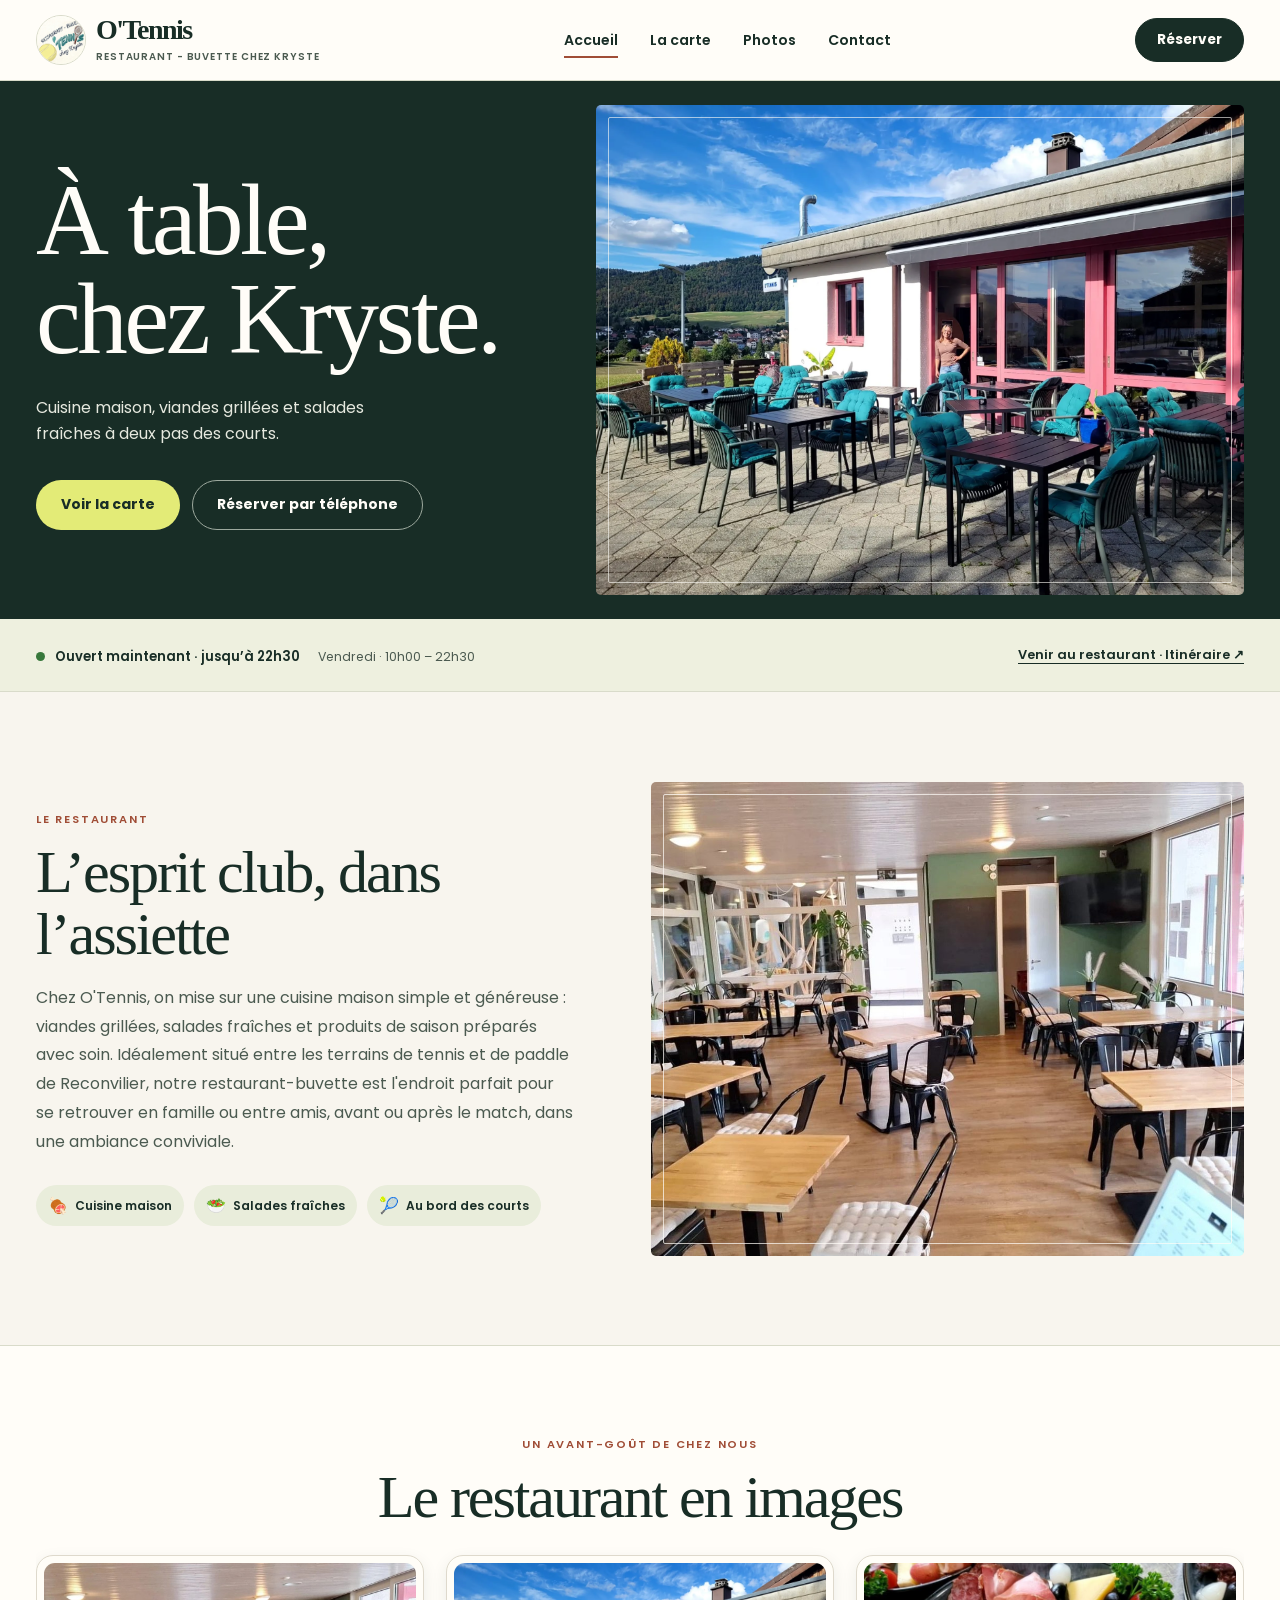
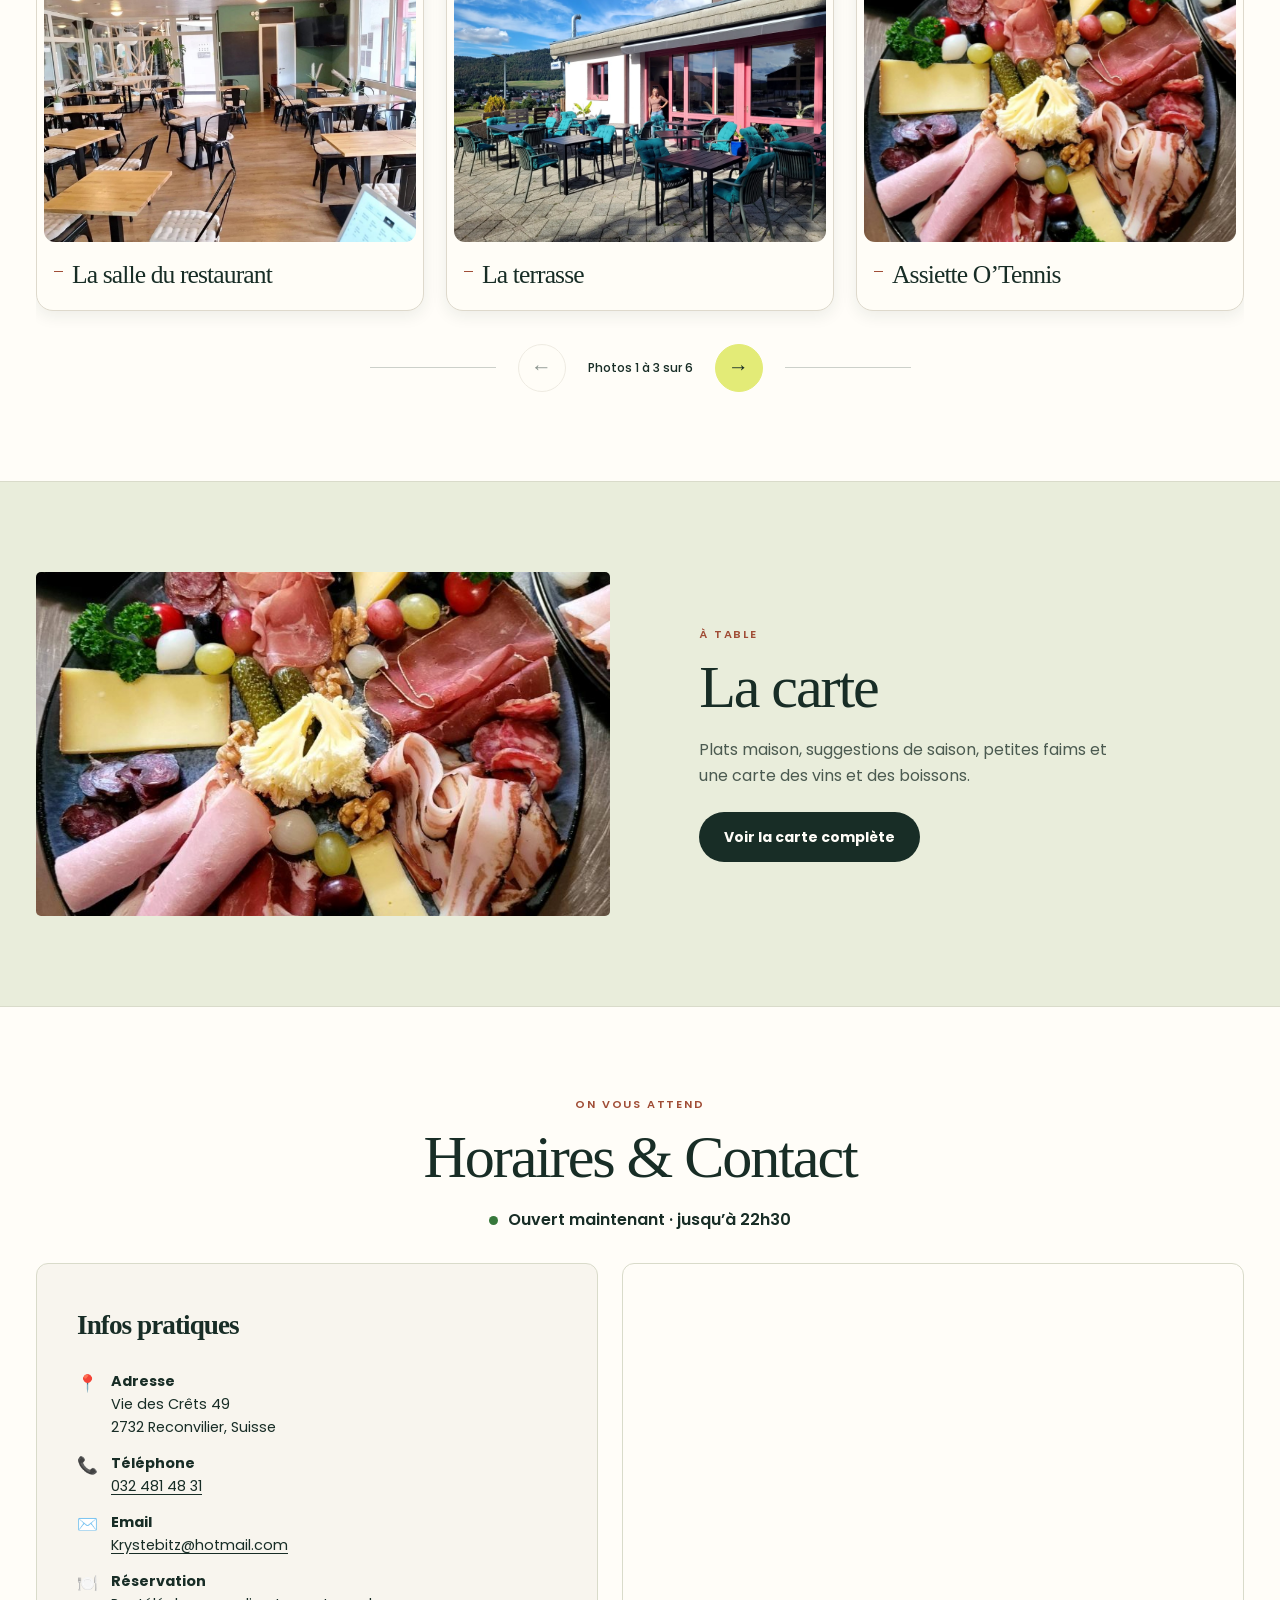
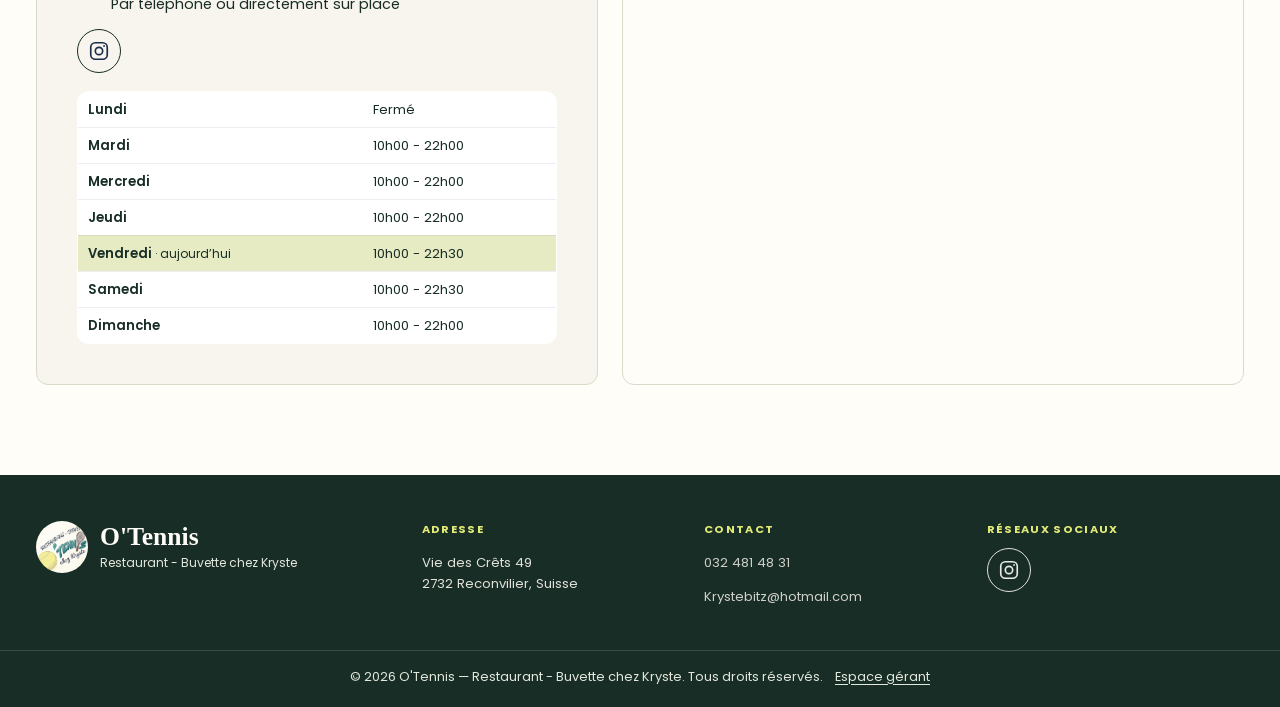
<file: index.html>
<!DOCTYPE html>
<html lang="fr">

<head>
  <meta charset="UTF-8">
  <meta name="viewport" content="width=device-width, initial-scale=1.0">
  <meta http-equiv="Content-Security-Policy"
    content="default-src 'self'; script-src 'self'; style-src 'self' 'unsafe-inline'; font-src 'self'; img-src 'self' data:; frame-src https://www.google.com; connect-src 'self'; base-uri 'self'; form-action 'self'; object-src 'none';">
  <meta name="referrer" content="strict-origin-when-cross-origin">
  <meta name="theme-color" content="#182d26">
  <title>O'Tennis - Restaurant Buvette chez Kryste | Reconvilier</title>
  <meta name="description"
    content="Restaurant-buvette O'Tennis chez Kryste, au cœur du club de tennis et paddle de Reconvilier. Cuisine maison, viandes, salades fraîches, ambiance sportive et conviviale.">
  <link rel="canonical" href="https://restaurant-buvette-otennis.ch/index.html">

  <!-- Apercu de partage (WhatsApp, Facebook, etc.) -->
  <meta property="og:type" content="website">
  <meta property="og:locale" content="fr_CH">
  <meta property="og:title" content="O'Tennis - Restaurant Buvette chez Kryste | Reconvilier">
  <meta property="og:description"
    content="Restaurant-buvette au cœur du club de tennis et paddle de Reconvilier. Cuisine maison, viandes grillées et salades fraîches.">
  <meta property="og:url" content="https://restaurant-buvette-otennis.ch/index.html">
  <meta property="og:image" content="https://restaurant-buvette-otennis.ch/image/gallery/terrasse.webp">
  <meta name="twitter:card" content="summary_large_image">
  <meta name="twitter:title" content="O'Tennis - Restaurant Buvette chez Kryste | Reconvilier">
  <meta name="twitter:description"
    content="Restaurant-buvette au cœur du club de tennis et paddle de Reconvilier. Cuisine maison, viandes grillées et salades fraîches.">
  <meta name="twitter:image" content="https://restaurant-buvette-otennis.ch/image/gallery/terrasse.webp">

  <!-- Polices : Caveat (titres) et Poppins (texte courant), hebergees localement dans fonts/ -->
  <link rel="stylesheet" href="style.css">
  <link rel="stylesheet" href="redesign.css">
  <link rel="stylesheet" href="gallery.css">

  <link rel="icon" type="image/png" sizes="32x32" href="image/favicon-32.png">
  <link rel="icon" type="image/png" sizes="192x192" href="image/favicon-192.png">
  <link rel="apple-touch-icon" sizes="180x180" href="image/apple-touch-icon.png">

  <!-- Donnees structurees pour les moteurs de recherche (horaires, adresse, telephone) -->
  <script type="application/ld+json">
  {
    "@context": "https://schema.org",
    "@type": "Restaurant",
    "name": "O'Tennis - Restaurant Buvette chez Kryste",
    "image": "https://restaurant-buvette-otennis.ch/image/gallery/terrasse.webp",
    "url": "https://restaurant-buvette-otennis.ch/",
    "telephone": "+41324814831",
    "servesCuisine": "Suisse",
    "priceRange": "CHF",
    "address": {
      "@type": "PostalAddress",
      "streetAddress": "Vie des Crêts 49",
      "postalCode": "2732",
      "addressLocality": "Reconvilier",
      "addressCountry": "CH"
    },
    "menu": "https://restaurant-buvette-otennis.ch/menu.html",
    "openingHoursSpecification": [
      {
        "@type": "OpeningHoursSpecification",
        "dayOfWeek": ["Tuesday", "Wednesday", "Thursday", "Sunday"],
        "opens": "10:00",
        "closes": "22:00"
      },
      {
        "@type": "OpeningHoursSpecification",
        "dayOfWeek": ["Friday", "Saturday"],
        "opens": "10:00",
        "closes": "22:30"
      }
    ]
  }
  </script>
</head>

<body data-page="home">
  <a class="skip-link" href="#contenu">Aller au contenu</a>

  <!-- ===================== HEADER ===================== -->
  <header class="site-header">
    <div class="header-inner">
      <a href="#accueil" class="logo-bloc">
        <!-- Logo officiel du restaurant -->
        <img src="image/logo.jpeg" alt="Logo O'Tennis - Restaurant Buvette chez Kryste">
        <div class="logo-texte">
          <span class="logo-title">O'Tennis</span>
          <p>Restaurant - Buvette chez Kryste</p>
        </div>
      </a>

      <nav class="main-nav" id="main-nav" aria-label="Navigation principale">
        <a href="#accueil" class="actif" aria-current="page">Accueil</a>
        <a href="menu.html">La carte</a>
        <a href="#galerie">Photos</a>
        <a href="#contact">Contact</a>
      </nav>
      <a class="header-call" data-call href="tel:+41324814831">Réserver</a>
      <button class="nav-toggle" aria-label="Ouvrir le menu de navigation" aria-expanded="false"
        aria-controls="main-nav">&#9776;</button>
    </div>
  </header>

  <main id="contenu" tabindex="-1">
    <!-- ===================== HERO / ACCUEIL ===================== -->
    <section class="hero" id="accueil">
      <div class="container hero-layout">
        <div class="hero-copy">
          <h1 class="hero-title">À table,
            chez Kryste.</h1>
          <p class="accroche">Cuisine maison, viandes grillées et salades fraîches à deux pas des courts.</p>
          <a class="hero-daily" href="#menu-du-jour" hidden>
            <span class="hero-daily-copy">
              <span class="hero-daily-label">Plat du jour</span>
              <strong data-daily-dish></strong>
            </span>
            <span class="hero-daily-price" data-daily-price></span>
            <span class="hero-daily-arrow" aria-hidden="true">↓</span>
          </a>
          <div class="hero-actions">
            <a href="menu.html" class="btn" data-menu-button>Voir la carte</a>
            <a href="tel:+41324814831" class="btn btn-secondaire" data-call>Réserver par téléphone</a>
          </div>
        </div>
        <figure class="hero-image">
          <img src="image/gallery/terrasse.webp"
            alt="Terrasse du restaurant O’Tennis avec vue sur les collines de Reconvilier" width="2000" height="1500"
            fetchpriority="high">
        </figure>
      </div>
    </section>

    <div class="visit-bar">
      <div class="container visit-bar-inner">
        <div class="visit-hours">
          <p class="opening-status" data-opening-status role="status" aria-live="polite">Consultez nos horaires</p>
          <p data-today-hours>Du mardi au dimanche dès 10h00</p>
        </div>
        <a class="directions-link" data-directions
          href="https://www.google.com/maps/dir/?api=1&amp;destination=Vie+des+Cr%C3%AAts+49%2C+2732+Reconvilier">Venir
          au restaurant · Itinéraire ↗</a>
      </div>
    </div>

    <section id="menu-du-jour" class="daily-menu" aria-labelledby="daily-menu-title" hidden></section>

    <!-- ===================== PRESENTATION ===================== -->
    <section class="alt" id="presentation">
      <div class="container presentation">
        <div class="presentation-texte">
          <p class="section-soustitre">Le restaurant</p>
          <h2>L’esprit club, dans l’assiette</h2>
          <p>
            Chez O'Tennis, on mise sur une cuisine maison simple et généreuse : viandes grillées, salades fraîches
            et produits de saison préparés avec soin. Idéalement situé entre les terrains de tennis et de paddle
            de Reconvilier, notre restaurant-buvette est l'endroit parfait pour se retrouver en famille ou entre amis,
            avant ou après le match, dans une ambiance conviviale.
          </p>

          <div class="atouts">
            <div class="atout">
              <span class="emoji">🍖</span>
              Cuisine maison
            </div>
            <div class="atout">
              <span class="emoji">🥗</span>
              Salades fraîches
            </div>
            <div class="atout">
              <span class="emoji">🎾</span>
              Au bord des courts
            </div>
          </div>
        </div>

        <div class="presentation-image">
          <img id="photo-terrasse" src="image/gallery/salle.jpg" alt="La salle du restaurant O’Tennis" width="1600"
            height="904" loading="lazy" decoding="async">
        </div>
      </div>
    </section>

    <section id="galerie" aria-labelledby="gallery-title">
      <div class="container">
        <p class="section-soustitre">Un avant-goût de chez nous</p>
        <h2 id="gallery-title" class="section-titre">Le restaurant en images</h2>
        <div id="gallery-grid" class="gallery-grid">
          <figure class="gallery-card"><a class="gallery-photo-link" href="image/gallery/salle.jpg"><img
                src="image/gallery/salle.jpg" alt="La salle du restaurant" loading="lazy" width="800" height="600"></a>
            <figcaption>
              <h3>La salle du restaurant</h3>
            </figcaption>
          </figure>
          <figure class="gallery-card"><a class="gallery-photo-link" href="image/gallery/terrasse.webp"><img
                src="image/gallery/terrasse.webp" alt="La terrasse du restaurant" loading="lazy" width="800"
                height="600"></a>
            <figcaption>
              <h3>La terrasse</h3>
            </figcaption>
          </figure>
          <figure class="gallery-card"><a class="gallery-photo-link" href="image/gallery/plat-assiette.jpg"><img
                src="image/gallery/plat-assiette.jpg" alt="Assortiment de charcuterie et de fromages" loading="lazy"
                width="800" height="600"></a>
            <figcaption>
              <h3>Assiette O’Tennis</h3>
            </figcaption>
          </figure>
          <figure class="gallery-card"><a class="gallery-photo-link" href="image/gallery/plat-tagliata.jpg"><img
                src="image/gallery/plat-tagliata.jpg" alt="Tagliata de bœuf sur roquette avec parmesan et frites"
                loading="lazy" width="800" height="600"></a>
            <figcaption>
              <h3>Tagliata de bœuf</h3>
            </figcaption>
          </figure>
          <figure class="gallery-card"><a class="gallery-photo-link" href="image/gallery/plat-poulet.jpg"><img
                src="image/gallery/plat-poulet.jpg" alt="Blanc de poulet à la crème avec frites et tomate provençale"
                loading="lazy" width="800" height="600"></a>
            <figcaption>
              <h3>Blanc de poulet à la crème</h3>
            </figcaption>
          </figure>
          <figure class="gallery-card"><a class="gallery-photo-link" href="image/gallery/plat-tartare.jpg"><img
                src="image/gallery/plat-tartare.jpg" alt="Tartare de bœuf avec toasts, frites et condiments"
                loading="lazy" width="800" height="600"></a>
            <figcaption>
              <h3>Tartare de bœuf</h3>
            </figcaption>
          </figure>
        </div>
      </div>
    </section>

    <!-- ===================== MENU (apercu) ===================== -->
    <section id="menu" class="menu-teaser">
      <div class="container menu-teaser-layout">
        <div class="menu-teaser-photo">
          <img src="image/gallery/plat-assiette.jpg" alt="L’assiette de charcuterie et de fromages d’O’Tennis"
            width="788" height="1050" loading="lazy" decoding="async">
        </div>
        <div class="menu-teaser-copy">
          <p class="section-soustitre">À table</p>
          <h2 class="section-titre">La carte</h2>
          <p class="menu-teaser-description">Plats maison, suggestions de saison, petites faims et une carte des vins et
            des boissons.</p>
          <a href="menu.html" class="btn">Voir la carte complète</a>
        </div>
      </div>
    </section>

    <!-- ===================== HORAIRES & CONTACT ===================== -->
    <section class="alt" id="contact">
      <div class="container">
        <p class="section-soustitre">On vous attend</p>
        <h2 class="section-titre">Horaires &amp; Contact</h2>
        <p class="contact-status opening-status" data-opening-status role="status" aria-live="polite">Consultez nos
          horaires</p>

        <div class="contact-grille">
          <div class="bloc-infos">
            <h3 class="contact-panel-title">Infos pratiques</h3>
            <div class="ligne-info">
              <span class="emoji">📍</span>
              <div>
                <strong>Adresse</strong><br>
                Vie des Crêts 49<br>
                2732 Reconvilier, Suisse
              </div>
            </div>
            <div class="ligne-info">
              <span class="emoji">📞</span>
              <div>
                <strong>Téléphone</strong><br>
                <a href="tel:+41324814831">032 481 48 31</a>
              </div>
            </div>
            <div class="ligne-info">
              <span class="emoji">✉️</span>
              <div>
                <strong>Email</strong><br>
                <!-- EMPLACEMENT : email à ajouter -->
                <a href="#" data-email-user="Krystebitz" data-email-domaine="hotmail.com">Email</a>
                <noscript>Activez JavaScript pour voir l'adresse, ou appelez-nous directement.</noscript>
              </div>
            </div>
            <div class="ligne-info">
              <span class="emoji">🍽️</span>
              <div>
                <strong>Réservation</strong><br>
                Par téléphone ou directement sur place
              </div>
            </div>

            <div class="contact-reseaux">
              <a class="instagram-link" href="https://www.instagram.com/otennis_chez_kryste/" target="_blank"
                rel="noopener noreferrer" aria-label="Instagram (nouvel onglet)" title="Instagram">
                <img src="image/instagram.svg" width="22" height="22" alt="">
              </a>
            </div>

            <table class="horaires">
              <tr>
                <td>Lundi</td>
                <td>Fermé</td>
              </tr>
              <tr>
                <td>Mardi</td>
                <td>10h00 - 22h00</td>
              </tr>
              <tr>
                <td>Mercredi</td>
                <td>10h00 - 22h00</td>
              </tr>
              <tr>
                <td>Jeudi</td>
                <td>10h00 - 22h00</td>
              </tr>
              <tr>
                <td>Vendredi</td>
                <td>10h00 - 22h30</td>
              </tr>
              <tr>
                <td>Samedi</td>
                <td>10h00 - 22h30</td>
              </tr>
              <tr>
                <td>Dimanche</td>
                <td>10h00 - 22h00</td>
              </tr>
            </table>
          </div>

          <div class="carte-embed">
            <!-- Carte Google Maps : Vie des Crêts 49, 2732 Reconvilier -->
            <iframe src="https://www.google.com/maps?q=Vie+des+Cr%C3%AAts+49,+2732+Reconvilier,+Suisse&output=embed"
              loading="lazy" referrerpolicy="strict-origin-when-cross-origin" title="Carte - O'Tennis Reconvilier"
              sandbox="allow-scripts allow-same-origin allow-popups allow-popups-to-escape-sandbox">
            </iframe>
          </div>
        </div>
      </div>
    </section>
  </main>

  <!-- ===================== FOOTER ===================== -->
  <footer class="site-footer">
    <div class="container footer-inner">
      <div class="footer-col footer-logo">
        <img src="image/logo.jpeg" alt="Logo O'Tennis">
        <div>
          <strong>O'Tennis</strong><br>
          Restaurant - Buvette chez Kryste
        </div>
      </div>

      <div class="footer-col">
        <h4>Adresse</h4>
        <p>Vie des Crêts 49<br>2732 Reconvilier, Suisse</p>
      </div>

      <div class="footer-col">
        <h4>Contact</h4>
        <p><a href="tel:+41324814831">032 481 48 31</a></p>
        <!-- EMPLACEMENT : email -->
        <a href="#" data-email-user="Krystebitz" data-email-domaine="hotmail.com">Email</a>
        <noscript><br>Activez JavaScript pour voir l'adresse email.</noscript>
      </div>

      <div class="footer-col">
        <h4>Réseaux sociaux</h4>
        <div class="footer-reseaux">
          <a class="instagram-link" href="https://www.instagram.com/otennis_chez_kryste/" target="_blank"
            rel="noopener noreferrer" aria-label="Instagram (nouvel onglet)" title="Instagram">
            <img src="image/instagram.svg" width="22" height="22" alt="">
          </a>
        </div>
      </div>
    </div>

    <div class="footer-bas">
      &copy; <span id="annee-courante"></span> O'Tennis - Restaurant Buvette chez Kryste. Tous droits réservés.
      <a class="manager-link" href="admin/">Espace gérant</a>
    </div>
  </footer>

  <script src="script.js"></script>
  <script src="opening-hours.js"></script>
  <script src="gallery-carousel.js"></script>
  <script src="gallery.js"></script>
  <script src="content.js"></script>
</body>

</html>
</file>
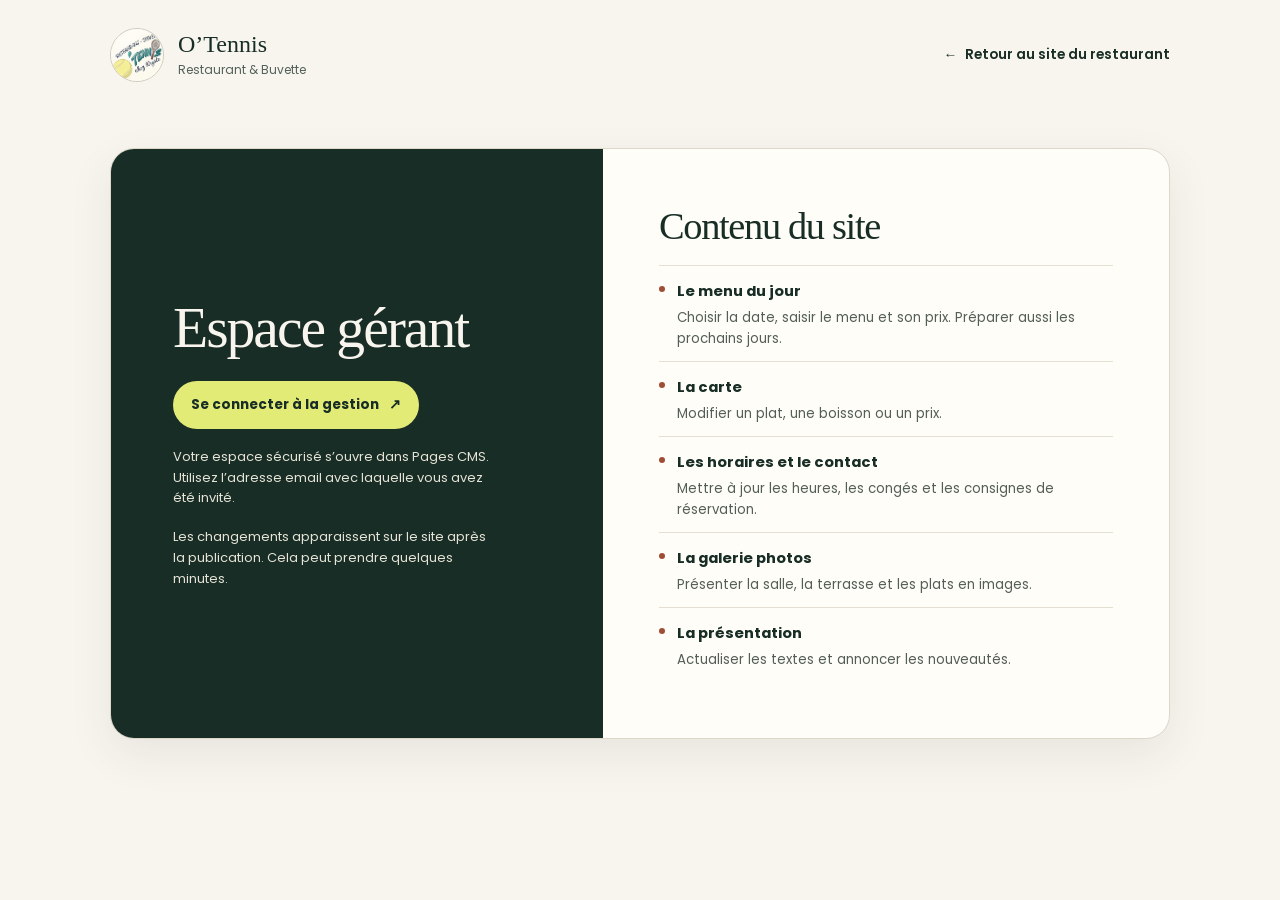
<file: admin/index.html>
<!DOCTYPE html>
<html lang="fr">

<head>
  <meta charset="UTF-8">
  <meta name="viewport" content="width=device-width, initial-scale=1.0">
  <meta name="robots" content="noindex, nofollow">
  <meta name="theme-color" content="#182d26">
  <meta name="referrer" content="strict-origin-when-cross-origin">
  <meta http-equiv="Content-Security-Policy"
    content="default-src 'self'; script-src 'none'; style-src 'self'; font-src 'self'; img-src 'self'; frame-src 'none'; connect-src 'none'; base-uri 'self'; form-action 'none'; object-src 'none';">
  <title>Espace gérant — O’Tennis</title>
  <link rel="icon" href="../image/favicon-32.png">
  <link rel="stylesheet" href="../style.css">
  <link rel="stylesheet" href="admin.css">
</head>

<body class="admin-page">
  <div class="admin-shell">
    <header class="admin-header">
      <div class="admin-brand">
        <img class="admin-logo" src="../image/logo.jpeg" alt="" width="54" height="54">
        <div><strong>O’Tennis</strong><small>Restaurant &amp; Buvette</small></div>
      </div>
      <a class="admin-back" href="../index.html"><span aria-hidden="true">←</span> Retour au site du restaurant</a>
    </header>
    <main class="admin-card">
      <div class="admin-access">
        <h1>Espace gérant</h1>
        <a class="btn admin-signin" href="https://app.pagescms.org/">Se connecter à la gestion <span
            aria-hidden="true">↗</span></a>
        <p class="admin-help">Votre espace sécurisé s’ouvre dans Pages CMS. Utilisez l’adresse email avec laquelle vous
          avez été invité.</p>
        <p class="admin-help">Les changements apparaissent sur le site après la publication. Cela peut prendre quelques
          minutes.</p>
      </div>
      <section class="admin-content" aria-labelledby="admin-content-title">
        <h2 id="admin-content-title">Contenu du site</h2>
        <ul class="admin-features">
          <li><strong>Le menu du jour</strong>
            <p>Choisir la date, saisir le menu et son prix. Préparer aussi les prochains jours.</p>
          </li>
          <li><strong>La carte</strong>
            <p>Modifier un plat, une boisson ou un prix.</p>
          </li>
          <li><strong>Les horaires et le contact</strong>
            <p>Mettre à jour les heures, les congés et les consignes de réservation.</p>
          </li>
          <li><strong>La galerie photos</strong>
            <p>Présenter la salle, la terrasse et les plats en images.</p>
          </li>
          <li><strong>La présentation</strong>
            <p>Actualiser les textes et annoncer les nouveautés.</p>
          </li>
        </ul>
      </section>
    </main>
  </div>
</body>

</html>
</file>
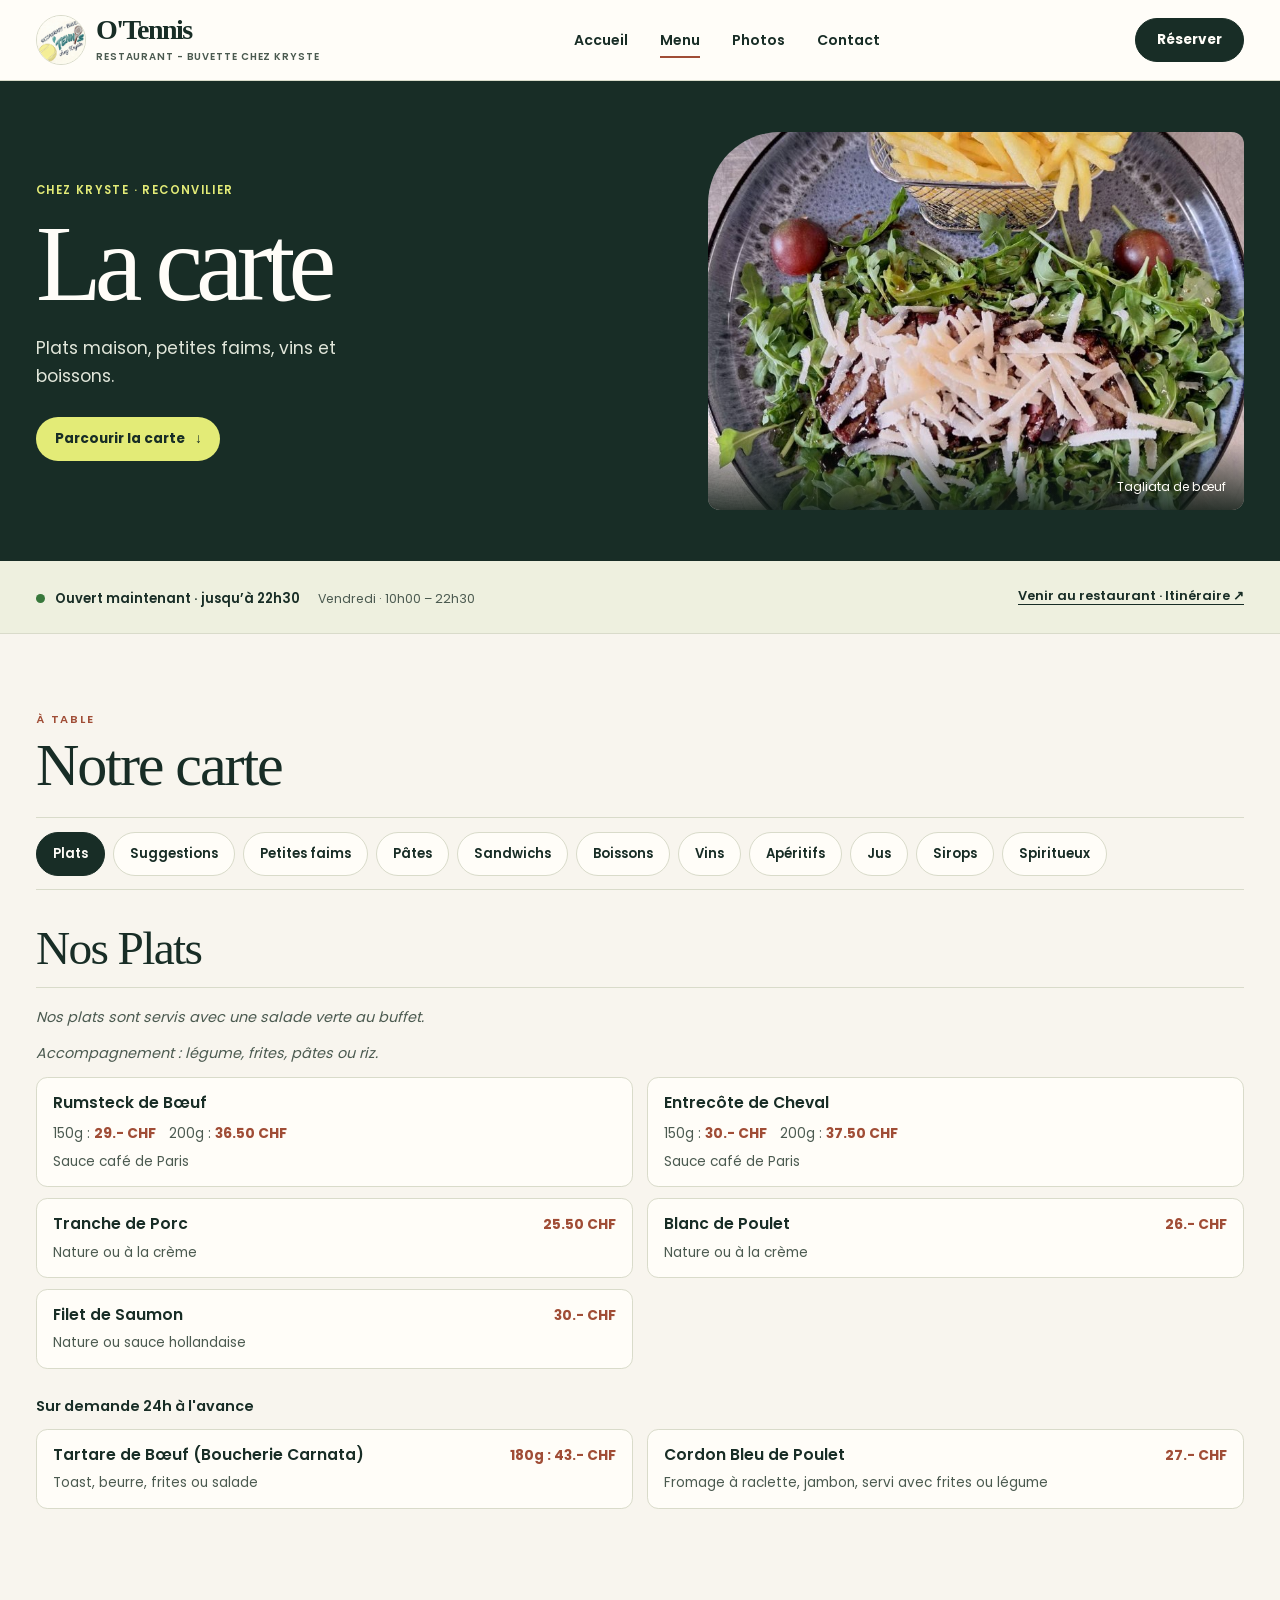
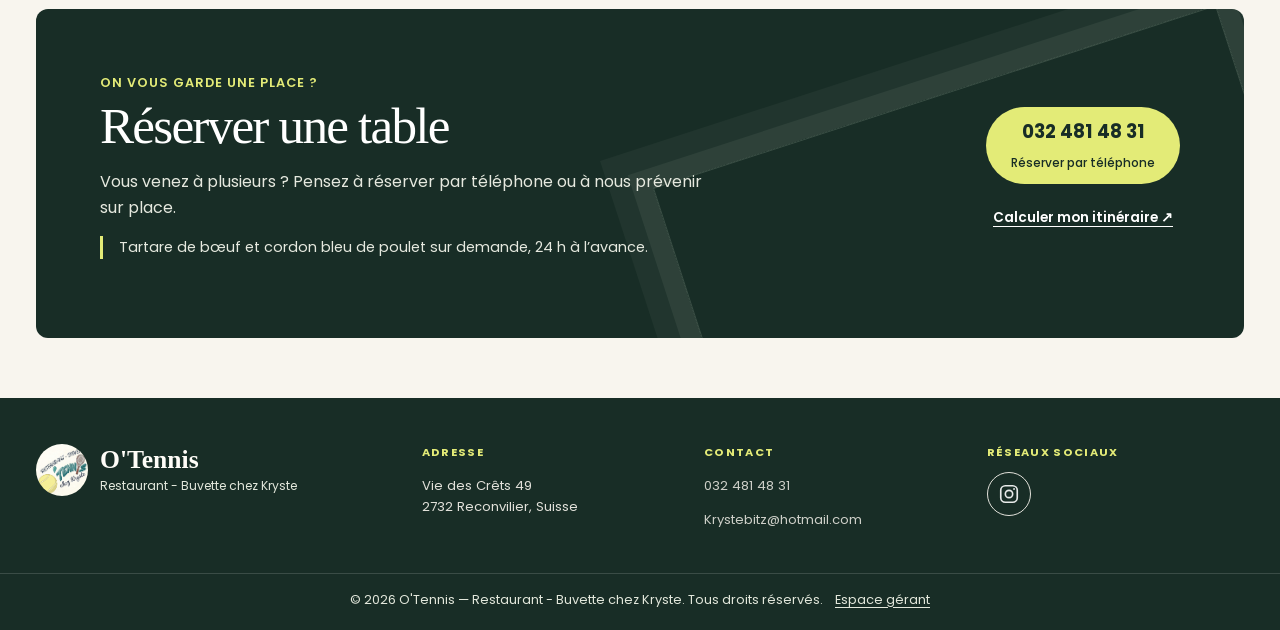
<file: menu.html>
<!DOCTYPE html>
<html lang="fr">

<head>
  <meta charset="UTF-8">
  <meta name="viewport" content="width=device-width, initial-scale=1.0">
  <meta http-equiv="Content-Security-Policy"
    content="default-src 'self'; script-src 'self'; style-src 'self' 'unsafe-inline'; font-src 'self'; img-src 'self' data:; frame-src 'none'; connect-src 'self'; base-uri 'self'; form-action 'self'; object-src 'none';">
  <meta name="referrer" content="strict-origin-when-cross-origin">
  <meta name="theme-color" content="#182D26">
  <title>Menu - O'Tennis - Restaurant Buvette chez Kryste | Reconvilier</title>
  <meta name="description"
    content="Découvrez le menu du restaurant-buvette O'Tennis chez Kryste à Reconvilier : plats maison, pâtes, petites faims, sandwichs, salades, carte des vins et des boissons.">
  <link rel="canonical" href="https://restaurant-buvette-otennis.ch/menu.html">

  <!-- Apercu de partage (WhatsApp, Facebook, etc.) -->
  <meta property="og:type" content="website">
  <meta property="og:locale" content="fr_CH">
  <meta property="og:title" content="Menu - O'Tennis - Restaurant Buvette chez Kryste | Reconvilier">
  <meta property="og:description"
    content="Plats maison, pâtes, petites faims, sandwichs, salades, carte des vins et des boissons.">
  <meta property="og:url" content="https://restaurant-buvette-otennis.ch/menu.html">
  <meta property="og:image" content="https://restaurant-buvette-otennis.ch/image/gallery/terrasse.webp">
  <meta property="og:image:width" content="2000">
  <meta property="og:image:height" content="1500">
  <meta name="twitter:card" content="summary_large_image">
  <meta name="twitter:title" content="Menu - O'Tennis - Restaurant Buvette chez Kryste | Reconvilier">
  <meta name="twitter:description"
    content="Plats maison, pâtes, petites faims, sandwichs, salades, carte des vins et des boissons.">
  <meta name="twitter:image" content="https://restaurant-buvette-otennis.ch/image/gallery/terrasse.webp">

  <!-- Polices : Caveat (titres) et Poppins (texte courant), hebergees localement dans fonts/ -->
  <link rel="stylesheet" href="style.css">
  <link rel="stylesheet" href="redesign.css">
  <link rel="stylesheet" href="menu-design.css">

  <link rel="icon" type="image/png" sizes="32x32" href="image/favicon-32.png">
  <link rel="icon" type="image/png" sizes="192x192" href="image/favicon-192.png">
  <link rel="apple-touch-icon" sizes="180x180" href="image/apple-touch-icon.png">

  <!--
  PHOTOS D'ARTICLES : chaque plat/boisson a un emplacement pour une photo dans
  image/articles/<categorie>/<nom_article>.jpeg (voir le nom de fichier sous chaque image ci-dessous).
  Tant qu'aucun fichier n'est déposé, l'image reste invisible et l'article s'affiche comme avant.
-->
</head>

<body data-page="menu">
  <a class="skip-link" href="#contenu">Aller au contenu</a>

  <!-- ===================== HEADER ===================== -->
  <header class="site-header">
    <div class="header-inner">
      <a href="index.html#accueil" class="logo-bloc">
        <!-- Logo officiel du restaurant -->
        <img src="image/logo.jpeg" alt="Logo O'Tennis - Restaurant Buvette chez Kryste">
        <div class="logo-texte">
          <span class="logo-title">O'Tennis</span>
          <p>Restaurant - Buvette chez Kryste</p>
        </div>
      </a>

      <nav class="main-nav" id="main-nav" aria-label="Navigation principale">
        <a href="index.html#accueil">Accueil</a>
        <a href="menu.html" class="actif" aria-current="page">Menu</a>
        <a href="index.html#galerie">Photos</a>
        <a href="index.html#contact">Contact</a>
      </nav>
      <a class="header-call" data-call href="tel:+41324814831">Réserver</a>
      <button class="nav-toggle" aria-label="Ouvrir le menu de navigation" aria-expanded="false"
        aria-controls="main-nav">&#9776;</button>
    </div>
  </header>

  <main id="contenu" tabindex="-1">
    <section class="menu-masthead" aria-labelledby="menu-masthead-title">
      <div class="container menu-masthead-inner">
        <div class="menu-masthead-copy">
          <p class="menu-masthead-location">Chez Kryste · Reconvilier</p>
          <h1 id="menu-masthead-title">La carte</h1>
          <p>Plats maison, petites faims, vins et boissons.</p>
          <a class="btn menu-masthead-link" href="#menu">Parcourir la carte <span aria-hidden="true">↓</span></a>
        </div>
        <figure class="menu-masthead-photo">
          <img src="image/gallery/plat-tagliata.jpg" alt="Tagliata de bœuf sur roquette avec parmesan et frites"
            width="788" height="1050" fetchpriority="high" decoding="async">
          <figcaption>Tagliata de bœuf</figcaption>
        </figure>
      </div>
    </section>

    <div class="visit-bar">
      <div class="container visit-bar-inner">
        <div class="visit-hours">
          <p class="opening-status" data-opening-status role="status" aria-live="polite">Consultez nos horaires</p>
          <p data-today-hours>Du mardi au dimanche dès 10h00</p>
        </div>
        <a class="directions-link" data-directions
          href="https://www.google.com/maps/dir/?api=1&amp;destination=Vie+des+Cr%C3%AAts+49%2C+2732+Reconvilier">Venir
          au restaurant · Itinéraire ↗</a>
      </div>
    </div>

    <section id="menu-du-jour" class="daily-menu" aria-labelledby="daily-menu-title" hidden></section>

    <!-- ===================== MENU ===================== -->
    <section id="menu">
      <div class="container">
        <p class="section-soustitre">À table</p>
        <h2 class="section-titre">Notre carte</h2>
        <p class="categorie-note menu-notice">Un plat du jour est également proposé, renseignez-vous au comptoir.</p>

        <nav class="menu-nav" aria-label="Catégories de la carte">
          <a href="#plats">Plats</a>
          <a href="#suggestion-chef">Suggestions</a>
          <a href="#petites-faims">Petites faims</a>
          <a href="#pates">Pâtes</a>
          <a href="#sandwichs">Sandwichs</a>
          <a href="#boissons">Boissons</a>
          <a href="#vins">Vins</a>
          <a href="#aperitifs">Apéritifs</a>
          <a href="#jus">Jus</a>
          <a href="#sirop">Sirops</a>
          <a href="#spiritueux">Spiritueux</a>
        </nav>

        <!-- APERITIFS : photos dans image/articles/aperitifs/ -->
        <div class="categorie-menu" id="plats">
          <h3>Nos Plats</h3>
          <p class="categorie-note">Nos plats sont servis avec une salade verte au buffet.</p>
          <p class="categorie-note">Accompagnement : légume, frites, pâtes ou riz.</p>
          <div class="plats">
            <div class="plat">
              <div class="plat-entete">
                <h4>Rumsteck de Bœuf</h4>
              </div>
              <div class="plat-tailles">
                <span>150g : <strong>29.- CHF</strong></span>
                <span>200g : <strong>36.50 CHF</strong></span>
              </div>
              <p class="plat-description">Sauce café de Paris</p>
            </div>
            <div class="plat">
              <div class="plat-entete">
                <h4>Entrecôte de Cheval</h4>
              </div>
              <div class="plat-tailles">
                <span>150g : <strong>30.- CHF</strong></span>
                <span>200g : <strong>37.50 CHF</strong></span>
              </div>
              <p class="plat-description">Sauce café de Paris</p>
            </div>
            <div class="plat">
              <div class="plat-entete">
                <h4>Tranche de Porc</h4>
                <span class="plat-prix">25.50 CHF</span>
              </div>
              <p class="plat-description">Nature ou à la crème</p>
            </div>
            <div class="plat">
              <div class="plat-entete">
                <h4>Blanc de Poulet</h4>
                <span class="plat-prix">26.- CHF</span>
              </div>
              <p class="plat-description">Nature ou à la crème</p>
            </div>
            <div class="plat">
              <div class="plat-entete">
                <h4>Filet de Saumon</h4>
                <span class="plat-prix">30.- CHF</span>
              </div>
              <p class="plat-description">Nature ou sauce hollandaise</p>
            </div>
          </div>

          <h4 style="color:var(--color-bleu-marine); margin-top:24px;">Sur demande 24h à l'avance</h4>
          <div class="plats">
            <div class="plat">
              <div class="plat-entete">
                <h4>Tartare de Bœuf (Boucherie Carnata)</h4>
                <span class="plat-prix">180g : 43.- CHF</span>
              </div>
              <p class="plat-description">Toast, beurre, frites ou salade</p>
            </div>
            <div class="plat">
              <div class="plat-entete">
                <h4>Cordon Bleu de Poulet</h4>
                <span class="plat-prix">27.- CHF</span>
              </div>
              <p class="plat-description">Fromage à raclette, jambon, servi avec frites ou légume</p>
            </div>
          </div>
        </div>

        <div class="categorie-menu" id="suggestion-chef">
          <h3>Suggestion du Chef</h3>
          <div class="plats">
            <div class="plat">
              <div class="plat-entete">
                <h4>Tagliata de Bœuf</h4>
              </div>
              <div class="plat-tailles">
                <span>150g : <strong>32.- CHF</strong></span>
                <span>200g : <strong>39.50 CHF</strong></span>
              </div>
              <p class="plat-description">Rumsteak de bœuf, roquette, copeaux de parmesan, vinaigre balsamique, huile
                d'olive, gros sel. Servi avec frites</p>
            </div>
            <div class="plat">
              <div class="plat-entete">
                <h4>Crêpes O'Tennis</h4>
                <span class="plat-prix">21.50 CHF</span>
              </div>
              <p class="plat-description">Jambon, lard, fromage raclette, oignon, œuf</p>
            </div>
          </div>
        </div>

        <div class="categorie-menu" id="petites-faims">
          <h3>Les Petites Faims</h3>
          <div class="plats">
            <div class="plat">
              <div class="plat-entete">
                <h4>Salade Verte</h4>
              </div>
              <div class="plat-tailles">
                <span>Petite : <strong>7.50 CHF</strong></span>
                <span>Grande : <strong>10.50 CHF</strong></span>
              </div>
            </div>
            <div class="plat">
              <div class="plat-entete">
                <h4>Salades Mêlée</h4>
              </div>
              <div class="plat-tailles">
                <span>Petite : <strong>8.50 CHF</strong></span>
                <span>Grande : <strong>13.50 CHF</strong></span>
              </div>
            </div>
            <div class="plat">
              <div class="plat-entete">
                <h4>Salade Buffet</h4>
                <span class="plat-prix">9.50 CHF</span>
              </div>
            </div>
            <div class="plat">
              <div class="plat-entete">
                <h4>Crêpe au sucre</h4>
                <span class="plat-prix">4.50 CHF</span>
              </div>
            </div>
            <div class="plat">
              <div class="plat-entete">
                <h4>Crêpe sucre Grand Marnier</h4>
                <span class="plat-prix">9.80 CHF</span>
              </div>
            </div>
            <div class="plat">
              <div class="plat-entete">
                <h4>Crêpe Nutella</h4>
                <span class="plat-prix">6.50 CHF</span>
              </div>
            </div>
            <div class="plat">
              <div class="plat-entete">
                <h4>Crêpe jambon</h4>
                <span class="plat-prix">7.- CHF</span>
              </div>
            </div>
            <div class="plat">
              <div class="plat-entete">
                <h4>Crêpes jambon-fromage</h4>
                <span class="plat-prix">8.- CHF</span>
              </div>
            </div>
            <div class="plat">
              <div class="plat-entete">
                <h4>Croque fromage</h4>
                <span class="plat-prix">10.- CHF</span>
              </div>
            </div>
            <div class="plat">
              <div class="plat-entete">
                <h4>Hot Dog</h4>
                <span class="plat-prix">7.50 CHF</span>
              </div>
            </div>
            <div class="plat">
              <div class="plat-entete">
                <h4>Hamburger</h4>
                <span class="plat-prix">10.50 CHF</span>
              </div>
            </div>
            <div class="plat">
              <div class="plat-entete">
                <h4>Cheeseburger</h4>
                <span class="plat-prix">14.50 CHF</span>
              </div>
            </div>
            <div class="plat">
              <div class="plat-entete">
                <h4>Portion de frites</h4>
              </div>
              <div class="plat-tailles">
                <span>Petite : <strong>6.- CHF</strong></span>
                <span>Grande : <strong>10.- CHF</strong></span>
              </div>
            </div>
            <div class="plat">
              <div class="plat-entete">
                <h4>Assiette O'Tennis</h4>
                <span class="plat-prix">26.- CHF</span>
              </div>
              <p class="plat-description">Assortiment de charcuterie et fromages, 200g</p>
            </div>
            <div class="plat">
              <div class="plat-entete">
                <h4>Croque monsieur</h4>
                <span class="plat-prix">12.- CHF</span>
              </div>
              <p class="plat-description">Jambon, fromage</p>
            </div>
            <div class="plat">
              <div class="plat-entete">
                <h4>Croque O'Tennis</h4>
                <span class="plat-prix">14.- CHF</span>
              </div>
              <p class="plat-description">Jambon, fromage, œufs</p>
            </div>
          </div>
        </div>

        <div class="categorie-menu" id="pates">
          <h3>Nos Pâtes</h3>
          <div class="plats">
            <div class="plat">
              <div class="plat-entete">
                <h4>Penne Alfredo</h4>
                <span class="plat-prix">19.- CHF</span>
              </div>
              <p class="plat-description">Jambon, oignon, ail, crème, persil</p>
            </div>
            <div class="plat">
              <div class="plat-entete">
                <h4>Tortellini à la crème</h4>
                <span class="plat-prix">19.50 CHF</span>
              </div>
              <p class="plat-description">Oignon, ail, parmesan</p>
            </div>
            <div class="plat">
              <div class="plat-entete">
                <h4>Tagliatelle au Saumon</h4>
                <span class="plat-prix">22.50 CHF</span>
              </div>
              <p class="plat-description">Oignon, ail, crème</p>
            </div>
          </div>
        </div>

        <div class="categorie-menu" id="sandwichs">
          <h3>Nos Sandwichs</h3>
          <ul class="liste-simple">
            <li>Jambon <strong>7.- CHF</strong></li>
            <li>Jambon-Fromage <strong>8.50 CHF</strong></li>
            <li>Thon <strong>6.50 CHF</strong></li>
          </ul>
        </div>

        <div class="categorie-menu" id="boissons">
          <h3>Carte des Boissons</h3>

          <h4 style="color:var(--color-bleu-marine); margin-top:24px;">Boissons chaudes</h4>
          <ul class="liste-simple">
            <li>Café <strong>3.80 CHF</strong></li>
            <li>Expresso / Ristretto <strong>3.80 CHF</strong></li>
            <li>Renverser <strong>4.20 CHF</strong></li>
            <li>Cappuccino <strong>4.30 CHF</strong></li>
            <li>Café O'Tennis (abricotine ou williamine, crème chantilly) <strong>6.- CHF</strong></li>
            <li>Chocolat chaud <strong>4.50 CHF</strong></li>
            <li>Ovomaltine <strong>4.50 CHF</strong></li>
          </ul>

          <h4 style="color:var(--color-bleu-marine); margin-top:24px;">Thé et infusion</h4>
          <ul class="liste-simple">
            <li>Noir</li>
            <li>Thé vert</li>
            <li>Menthe</li>
            <li>Fruits rouges</li>
            <li>Herbes des Alpes</li>
          </ul>
          <p class="categorie-note">3.60 CHF, quel que soit le parfum</p>

          <h4 style="color:var(--color-bleu-marine); margin-top:24px;">Boissons froides (2dl / 3dl / 5dl / 1L / 1,5L)
          </h4>
          <ul class="liste-simple">
            <li>Coca <strong>3.- / 3.80 / 5.40 / — / 10.80 CHF</strong></li>
            <li>Thé froid (pêche ou citron) <strong>3.- / 3.80 / 5.40 / — / 10.80 CHF</strong></li>
            <li>Romanette (limonade citron) <strong>3.- / 3.80 / 5.40 / — / 10.80 CHF</strong></li>
            <li>Grapefruit <strong>3.- / 3.80 / 5.40 / — / 10.80 CHF</strong></li>
            <li>Rivella rouge <strong>3.- / 3.80 / 5.40 / 9.20 CHF</strong></li>
            <li>Eau minérale (plate, mini bulle) <strong>2.90 / 3.70 / 4.- / 9.20 CHF</strong></li>
            <li>Jus de pomme <strong>3.- / 3.80 / 5.40 / 9.20 CHF</strong></li>
          </ul>

          <ul class="liste-simple">
            <li>Coca Zéro 33cl <strong>5.80 CHF</strong></li>
            <li>Rivella bleu 33cl <strong>5.70 CHF</strong></li>
            <li>Sinalco 33cl <strong>5.70 CHF</strong></li>
            <li>Schweppes Tonic (20cl) <strong>5.40 CHF</strong></li>
            <li>Red Bull <strong>5.20 CHF</strong></li>
            <li>Focus <strong>5.- CHF</strong></li>
          </ul>

          <h4 style="color:var(--color-bleu-marine); margin-top:24px;">Bières (2dl / 3dl / 5dl)</h4>
          <ul class="liste-simple">
            <li>Bière pression <strong>3.20 / 4.20 / 6.50 CHF</strong></li>
            <li>Panachée <strong>3.20 / 4.20 / 6.50 CHF</strong></li>
            <li>Panachée O'Tennis <strong>3.20 / 4.20 / 6.50 CHF</strong></li>
            <li>Bière sans alcool 33cl <strong>4.20 CHF</strong></li>
          </ul>
        </div>

        <div class="categorie-menu" id="vins">
          <h3>Carte des Vins</h3>

          <h4 style="color:var(--color-bleu-marine); margin-top:24px;">Vin ouvert (1dl / 2dl / 3dl / 5dl)</h4>
          <ul class="liste-simple">
            <li>Rouge — Pinot Noir du Valais <strong>5.80 / 11.60 / 17.40 / 28.60 CHF</strong></li>
            <li>Rouge — Merlot Delea (Tessin) <strong>5.10 / 10.20 / 15.30 / 25.50 CHF</strong></li>
            <li>Rosé — Œil de Perdrix (Valais) <strong>5.20 / 10.40 / 15.60 / 26.- CHF</strong></li>
            <li>Rosé — Pinoron (Cortaillod) <strong>3.60 / 7.20 / 10.80 / 17.80 CHF</strong></li>
            <li>Blanc — Chasselas sur le chemin (Cortaillod) <strong>4.80 / 9.60 / 14.40 / 23.80 CHF</strong></li>
            <li>Blanc — Johannisberg (Valais) <strong>5.50 / 11.- / 16.50 / 27.40 CHF</strong></li>
          </ul>

        </div>

        <div class="categorie-menu" id="aperitifs">
          <h3>Apéritifs</h3>
          <ul class="liste-simple">
            <li>Blanc Cassis <strong>7.50 CHF</strong></li>
            <li>Apérol <strong>10.- CHF</strong></li>
            <li>San Bitter (10cl) <strong>4.50 CHF</strong></li>
          </ul>

          <h4 style="color:var(--color-bleu-marine); margin-top:24px;">Martini et digestifs (2cl / 4cl)</h4>
          <ul class="liste-simple">
            <li>Martini Blanc <strong>4cl : 8.50 CHF</strong></li>
            <li>Ricard <strong>2cl : 4.50 CHF / 4cl : 9.- CHF</strong></li>
            <li>Appenzells <strong>4cl : 5.50 CHF</strong></li>
            <li>La Chaindon (Suze et Grapefruit) <strong>4cl : 6.50 CHF</strong></li>
          </ul>
        </div>

        <div class="categorie-menu" id="jus">
          <h3>Jus et Nectar</h3>
          <ul class="liste-simple">
            <li>Ananas</li>
            <li>Orange</li>
            <li>Poire</li>
            <li>Multifruit</li>
            <li>Abricot</li>
            <li>Tomate</li>
          </ul>
          <p class="categorie-note">Verre de 20cl : 5.20 CHF</p>
        </div>

        <div class="categorie-menu" id="sirop">
          <h3>Sirop (Nos Sirop Morand)</h3>
          <ul class="liste-simple">
            <li>Grenadine</li>
            <li>Menthe</li>
            <li>Citron</li>
          </ul>
          <p class="categorie-note">2.80 CHF / 3.50 CHF / 4.90 CHF selon la taille du verre</p>
        </div>

        <div class="categorie-menu" id="spiritueux">
          <h3>Spiritueux, Liqueur et Eau de vie</h3>

          <h4 style="color:var(--color-bleu-marine); margin-top:24px;">Spiritueux et liqueurs (4cl)</h4>
          <ul class="liste-simple">
            <li>Vodka Blanc <strong>7.50 CHF</strong></li>
            <li>Rhum (Blanc Bacardi) <strong>8.50 CHF</strong></li>
            <li>Amaretto <strong>7.50 CHF</strong></li>
            <li>Grand Marnier <strong>10.50 CHF</strong></li>
            <li>Limoncello <strong>6.50 CHF</strong></li>
          </ul>

          <h4 style="color:var(--color-bleu-marine); margin-top:24px;">Eau de vie</h4>
          <ul class="liste-simple">
            <li>Williamine <strong>8.50 CHF</strong></li>
            <li>Abricotine <strong>8.50 CHF</strong></li>
            <li>Pomme
              <strong>5.50 CHF</strong>
            </li>
            <li>Grappa
              <strong>8.20 CHF</strong>
            </li>
          </ul>
        </div>

      </div>
    </section>

    <section id="reserver" class="reservation-section" aria-labelledby="reservation-title">
      <div class="container">
        <div class="reservation-card">
          <div>
            <p class="reservation-eyebrow">On vous garde une place ?</p>
            <h2 id="reservation-title">Réserver une table</h2>
            <p data-group-reservation>Vous venez à plusieurs ? Pensez à réserver par téléphone ou à nous prévenir sur
              place.</p>
            <p class="reservation-note" data-preorder-note>Tartare de bœuf et cordon bleu de poulet sur demande, 24 h à
              l’avance.</p>
          </div>
          <div class="reservation-actions">
            <a class="btn" data-call href="tel:+41324814831"><span data-phone-number>032 481 48 31</span><small>Réserver
                par téléphone</small></a>
            <a class="directions-link" data-directions
              href="https://www.google.com/maps/dir/?api=1&amp;destination=Vie+des+Cr%C3%AAts+49%2C+2732+Reconvilier">Calculer
              mon itinéraire ↗</a>
          </div>
        </div>
      </div>
    </section>
  </main>

  <!-- ===================== FOOTER ===================== -->
  <footer class="site-footer">
    <div class="container footer-inner">
      <div class="footer-col footer-logo">
        <img src="image/logo.jpeg" alt="Logo O'Tennis">
        <div>
          <strong>O'Tennis</strong><br>
          Restaurant - Buvette chez Kryste
        </div>
      </div>

      <div class="footer-col">
        <h4>Adresse</h4>
        <p>Vie des Crêts 49<br>2732 Reconvilier, Suisse</p>
      </div>

      <div class="footer-col">
        <h4>Contact</h4>
        <p><a href="tel:+41324814831">032 481 48 31</a></p>
        <p><a href="#" data-email-user="Krystebitz" data-email-domaine="hotmail.com">Email</a></p>
        <noscript>Activez JavaScript pour voir l'adresse email.</noscript>
      </div>

      <div class="footer-col">
        <h4>Réseaux sociaux</h4>
        <div class="footer-reseaux">
          <a class="instagram-link" href="https://www.instagram.com/otennis_chez_kryste/" target="_blank"
            rel="noopener noreferrer" aria-label="Instagram (nouvel onglet)" title="Instagram">
            <img src="image/instagram.svg" width="22" height="22" alt="">
          </a>
        </div>
      </div>
    </div>

    <div class="footer-bas">
      &copy; <span id="annee-courante"></span> O'Tennis - Restaurant Buvette chez Kryste. Tous droits réservés.
      <a class="manager-link" href="admin/">Espace gérant</a>
    </div>
  </footer>

  <script src="script.js"></script>
  <script src="opening-hours.js"></script>
  <script src="menu-tabs.js"></script>
  <script src="content.js"></script>
</body>

</html>
</file>
<file: style.css>
/* ===========================================================
   O'Tennis - Restaurant Buvette chez Kryste
   Feuille de style principale
   =========================================================== */

/* Polices hebergees localement (fonts/) au lieu du CDN Google Fonts,
   pour eviter l'envoi de l'IP des visiteurs a Google. */
@font-face {
  font-family: 'Caveat';
  font-style: normal;
  font-weight: 600;
  font-display: swap;
  src: url('fonts/caveat-600.woff2') format('woff2');
}

@font-face {
  font-family: 'Caveat';
  font-style: normal;
  font-weight: 700;
  font-display: swap;
  src: url('fonts/caveat-700.woff2') format('woff2');
}

@font-face {
  font-family: 'Poppins';
  font-style: normal;
  font-weight: 400;
  font-display: swap;
  src: url('fonts/poppins-400.woff2') format('woff2');
}

@font-face {
  font-family: 'Poppins';
  font-style: normal;
  font-weight: 500;
  font-display: swap;
  src: url('fonts/poppins-500.woff2') format('woff2');
}

@font-face {
  font-family: 'Poppins';
  font-style: normal;
  font-weight: 600;
  font-display: swap;
  src: url('fonts/poppins-600.woff2') format('woff2');
}

@font-face {
  font-family: 'Poppins';
  font-style: normal;
  font-weight: 700;
  font-display: swap;
  src: url('fonts/poppins-700.woff2') format('woff2');
}

:root {
  --color-creme: #FAF6EC;
  --color-vert-tennis: #7FB069;
  --color-bleu-marine: #1B2A4A;
  --color-jaune-balle: #D4D94A;
  --color-blanc: #FFFFFF;
  --color-texte: #2B2B2B;

  --font-titre: 'Caveat', 'Segoe Script', cursive;
  --font-texte: 'Poppins', 'Segoe UI', Arial, sans-serif;

  --rayon: 14px;
  --ombre: 0 4px 14px rgba(27, 42, 74, 0.12);
}

* {
  box-sizing: border-box;
}

html {
  scroll-behavior: smooth;
}

body {
  margin: 0;
  font-family: var(--font-texte);
  background-color: var(--color-creme);
  color: var(--color-texte);
  line-height: 1.6;
}

img {
  max-width: 100%;
  display: block;
}

h1,
h2,
h3 {
  font-family: var(--font-titre);
  color: var(--color-bleu-marine);
  letter-spacing: 0.5px;
}

a {
  color: inherit;
  text-decoration: none;
}

.container {
  max-width: 1100px;
  margin: 0 auto;
  padding: 0 20px;
}

/* ===================== HEADER ===================== */

.site-header {
  background-color: var(--color-blanc);
  box-shadow: var(--ombre);
  position: sticky;
  top: 0;
  z-index: 100;
}

.header-inner {
  display: flex;
  align-items: center;
  justify-content: space-between;
  padding: 12px 20px;
  max-width: 1100px;
  margin: 0 auto;
  flex-wrap: wrap;
  gap: 12px;
}

.logo-bloc {
  display: flex;
  align-items: center;
  gap: 14px;
  text-decoration: none;
}

/* Emplacement du logo : remplacer image/logo.jpeg par le fichier definitif si besoin */
.logo-bloc img {
  height: 64px;
  width: auto;
  border-radius: 50%;
}

.logo-texte h1 {
  margin: 0;
  font-size: 1.8rem;
  line-height: 1;
}

.logo-texte p {
  margin: 0;
  font-size: 0.85rem;
  color: var(--color-vert-tennis);
  font-weight: 600;
  text-transform: uppercase;
  letter-spacing: 1px;
}

nav.main-nav {
  display: flex;
  gap: 24px;
}

nav.main-nav a {
  font-weight: 600;
  color: var(--color-bleu-marine);
  padding: 8px 4px;
  border-bottom: 3px solid transparent;
  transition: border-color 0.2s ease, color 0.2s ease;
}

nav.main-nav a:hover,
nav.main-nav a.actif {
  border-color: var(--color-vert-tennis);
  color: var(--color-vert-tennis);
}

.nav-toggle {
  display: none;
  background: none;
  border: none;
  font-size: 1.8rem;
  color: var(--color-bleu-marine);
  cursor: pointer;
}

.logo-bloc { min-width: 0; }
.main-nav { order: 2; }
.header-call {
  order: 3;
  display: inline-flex;
  align-items: center;
  justify-content: center;
  min-height: 44px;
  padding: 10px 16px;
  border-radius: 50px;
  background: var(--color-jaune-balle);
  color: var(--color-bleu-marine);
  font-size: 0.85rem;
  font-weight: 700;
  white-space: nowrap;
}
.header-call:hover { background: #c8ce38; }
.nav-toggle { order: 4; min-width: 44px; min-height: 44px; }

/* ===================== HERO ===================== */

.hero {
  position: relative;
  background-color: var(--color-bleu-marine);
  color: var(--color-blanc);
  padding: 90px 20px;
  text-align: center;
}

.hero h2 {
  color: var(--color-blanc);
  font-size: 3rem;
  margin: 0 0 10px;
}

.hero p.accroche {
  font-size: 1.25rem;
  max-width: 600px;
  margin: 0 auto 30px;
}

.horaires-rapides {
  display: flex;
  flex-wrap: wrap;
  justify-content: center;
  gap: 16px;
  margin-bottom: 30px;
}

.horaires-rapides .case {
  background: rgba(255, 255, 255, 0.12);
  border: 1px solid rgba(255, 255, 255, 0.35);
  border-radius: var(--rayon);
  padding: 10px 18px;
  font-size: 0.95rem;
}

.btn {
  display: inline-block;
  background-color: var(--color-jaune-balle);
  color: var(--color-bleu-marine);
  font-weight: 700;
  padding: 14px 32px;
  border-radius: 50px;
  box-shadow: var(--ombre);
  transition: transform 0.15s ease, background-color 0.15s ease;
}

.btn:hover {
  transform: translateY(-2px);
  background-color: var(--color-vert-tennis);
  color: var(--color-blanc);
}

.hero .btn + .btn {
  margin-left: 16px;
}

.hero-actions { display: flex; flex-wrap: wrap; justify-content: center; gap: 14px; }
.hero-actions .btn + .btn { margin-left: 0; }
.hero .btn-secondaire { color: var(--color-blanc); border-color: rgba(255, 255, 255, 0.65); }
.hero .btn-secondaire:hover { color: var(--color-bleu-marine); background: var(--color-blanc); }

/* ===================== VENIR / RESERVER ===================== */

.visit-bar { background: var(--color-blanc); border-bottom: 1px solid rgba(27, 42, 74, 0.1); }
.visit-bar-inner { display: flex; flex-wrap: wrap; justify-content: space-between; align-items: center; gap: 16px 30px; padding-block: 22px; }
.visit-hours p { margin: 0; }
.visit-hours [data-today-hours] { margin-top: 4px; color: #555; font-size: 0.85rem; }
.opening-status { color: var(--color-bleu-marine); font-weight: 600; overflow-wrap: anywhere; }
.opening-status::before { content: ''; display: inline-block; width: 9px; height: 9px; border-radius: 50%; margin-right: 10px; background: #8a8a8a; }
.opening-status[data-state="open"]::before { background: #37783b; }
.opening-status[data-state="closed"]::before { background: #a04f32; }
.directions-link { display: inline-flex; align-items: center; min-height: 44px; color: var(--color-bleu-marine); font-weight: 600; text-decoration: underline; text-underline-offset: 4px; }
.directions-link:hover { text-decoration-thickness: 2px; }
.contact-status { text-align: center; margin: 0 0 30px; }
.horaires tr.is-today { background: #f0f2cf; }
.horaires tr.is-today td:first-child::after { content: ' · aujourd’hui'; font-size: 0.75rem; font-weight: 400; }
.reservation-section { scroll-margin-top: 110px; }
.reservation-card { display: grid; grid-template-columns: minmax(0, 1fr) auto; gap: 40px; align-items: center; padding: 36px 40px; border-radius: var(--rayon); color: var(--color-blanc); background: var(--color-bleu-marine); }
.reservation-eyebrow { margin: 0 0 6px; text-transform: uppercase; color: var(--color-jaune-balle); font-weight: 600; letter-spacing: 1px; font-size: 0.8rem; }
.reservation-card h2 { margin: 0 0 12px; color: var(--color-blanc); font-size: 2.4rem; }
.reservation-card p { max-width: 620px; }
.reservation-note { padding-left: 16px; border-left: 3px solid var(--color-jaune-balle); font-size: 0.9rem; }
.reservation-actions { display: flex; flex-direction: column; align-items: center; gap: 12px; }
.reservation-actions .btn { text-align: center; }
.reservation-actions .btn small { display: block; margin-top: 2px; font-size: 0.75rem; font-weight: 500; }
.reservation-actions .directions-link { color: var(--color-blanc); font-size: 0.85rem; }

.btn-secondaire {
  background-color: transparent;
  border: 2px solid var(--color-bleu-marine);
  color: var(--color-bleu-marine);
}

.btn-secondaire:hover {
  background-color: var(--color-bleu-marine);
  color: var(--color-blanc);
}

/* ===================== SECTIONS GENERALES ===================== */

section {
  padding: 60px 0;
}

section.alt {
  background-color: var(--color-blanc);
}

.section-titre {
  text-align: center;
  margin-bottom: 10px;
  font-size: 2.4rem;
}

.section-soustitre {
  text-align: center;
  color: var(--color-vert-tennis);
  font-weight: 600;
  margin-bottom: 40px;
  text-transform: uppercase;
  letter-spacing: 1px;
  font-size: 0.9rem;
}

/* ===================== MENU DU JOUR ===================== */

.daily-menu[hidden], .daily-menu-photo[hidden] { display: none; }

.daily-menu {
  padding: 40px 0;
  scroll-margin-top: 100px;
}

.daily-menu-card {
  display: flex;
  flex-wrap: wrap;
  overflow: hidden;
  background: var(--color-blanc);
  border: 1px solid rgba(27, 42, 74, 0.12);
  border-top: 5px solid var(--color-jaune-balle);
  border-radius: var(--rayon);
  box-shadow: var(--ombre);
}

.daily-menu-content { flex: 1 1 440px; padding: 30px 36px; min-width: 0; }
.daily-menu-heading { display: flex; flex-wrap: wrap; align-items: center; justify-content: space-between; gap: 16px; }
.daily-menu-eyebrow { margin: 0 0 4px; color: var(--color-bleu-marine); font-size: 0.78rem; font-weight: 600; letter-spacing: 1px; text-transform: uppercase; }
.daily-menu h2 { margin: 0; font-size: 2.6rem; line-height: 1.1; }
.daily-menu-date { display: block; margin-top: 8px; font-size: 0.85rem; color: #555; }
.daily-menu-price { margin: 0; padding: 10px 18px; border-radius: 50px; background: var(--color-jaune-balle); color: var(--color-bleu-marine); font-size: 1.15rem; font-weight: 700; }
.daily-menu-courses { display: grid; gap: 14px; margin: 24px 0 0; }
.daily-menu-course { border-top: 1px solid rgba(27, 42, 74, 0.1); padding-top: 12px; }
.daily-menu-course dt { font-size: 0.75rem; color: #555; font-weight: 600; text-transform: uppercase; letter-spacing: 0.6px; }
.daily-menu-course dd { margin: 3px 0 0; white-space: pre-line; }
.daily-menu-content, .daily-menu-price { overflow-wrap: anywhere; }
.daily-menu-photo { flex: 1 1 260px; width: 32%; max-height: 400px; object-fit: cover; }

@media (max-width: 600px) {
  .daily-menu { padding: 24px 0; }
  .daily-menu-content { padding: 24px; }
  .daily-menu-photo { width: 100%; flex-basis: 100%; max-height: 240px; }
}

/* ===================== PRESENTATION ===================== */

.presentation {
  display: flex;
  align-items: center;
  gap: 40px;
  flex-wrap: wrap;
}

.presentation-texte {
  flex: 1 1 320px;
}

.presentation-image {
  flex: 1 1 320px;
}

/* Emplacement photo du lieu / des plats */
.presentation-image img {
  width: 100%;
  height: auto;
  aspect-ratio: 4 / 3;
  border-radius: var(--rayon);
  box-shadow: var(--ombre);
  object-fit: cover;
  object-position: center;
  background-color: #e9e4d4;
}

.presentation-image img.photo-manquante {
  display: flex;
  align-items: center;
  justify-content: center;
  color: #1B2A4A;
  font-weight: 600;
}

.atouts {
  display: flex;
  gap: 20px;
  flex-wrap: wrap;
  margin-top: 30px;
}

.atouts .atout {
  flex: 1 1 150px;
  text-align: center;
  background-color: var(--color-creme);
  padding: 16px;
  border-radius: var(--rayon);
}

.atouts .atout .emoji {
  font-size: 2rem;
  display: block;
  margin-bottom: 6px;
}

/* ===================== MENU ===================== */

.menu-nav {
  display: flex;
  flex-wrap: wrap;
  justify-content: center;
  gap: 10px;
  margin-bottom: 40px;
}

.menu-nav a {
  background-color: var(--color-blanc);
  border: 1px solid var(--color-vert-tennis);
  color: var(--color-bleu-marine);
  padding: 8px 16px;
  border-radius: 50px;
  font-size: 0.9rem;
  font-weight: 600;
}

.menu-nav a:hover {
  background-color: var(--color-vert-tennis);
  color: var(--color-blanc);
}

.menu-nav [role="tab"] { min-height: 44px; text-align: center; }
.menu-nav [aria-selected="true"] { background: var(--color-bleu-marine); border-color: var(--color-bleu-marine); color: var(--color-blanc); }
.categorie-menu[hidden] { display: none; }
.categorie-menu[role="tabpanel"]:focus-visible { outline: 3px solid var(--color-vert-tennis); outline-offset: 8px; }

.categorie-menu {
  margin-bottom: 50px;
  scroll-margin-top: 90px;
}

.categorie-menu h3 {
  font-size: 1.9rem;
  border-bottom: 3px solid var(--color-jaune-balle);
  display: inline-block;
  padding-bottom: 4px;
  margin-bottom: 6px;
}

.menu-group-title { color: var(--color-bleu-marine); margin-top: 24px; }
.menu-notice { text-align: center; }
.liste-simple .menu-list-content { min-width: 0; flex: 1; }
.liste-simple .plat-entete { flex-wrap: wrap; }
.liste-simple .plat-prix { color: var(--color-texte); white-space: normal; }
.menu-item-name { overflow-wrap: anywhere; }
.plat-photo[hidden], .article-photo[hidden] { display: none; }
.restaurant-announcement { background: var(--color-jaune-balle); padding: 18px 0; color: var(--color-bleu-marine); }
.restaurant-announcement p { white-space: pre-line; margin-block: 0; font-weight: 500; }
.presentation-texte > p:not(.section-soustitre), .plat-description { white-space: pre-line; }
.manager-link { display: inline-block; margin-left: 16px; text-decoration: underline; text-underline-offset: 3px; }
a:focus-visible, button:focus-visible { outline: 3px solid var(--color-vert-tennis); outline-offset: 4px; }
@media (prefers-reduced-motion: reduce) { html { scroll-behavior: auto; } }

/* Apparition douce des blocs, uniquement quand le navigateur les affiche. */
@media (prefers-reduced-motion: no-preference) {
  .scroll-reveal {
    animation: scroll-reveal 650ms cubic-bezier(0.22, 1, 0.36, 1);
  }

  .scroll-reveal:focus-within {
    animation: none;
  }

  @keyframes scroll-reveal {
    from { opacity: 0; transform: translateY(24px); }
    to { opacity: 1; transform: translateY(0); }
  }
}

.categorie-note {
  font-style: italic;
  color: var(--color-vert-tennis);
  margin-top: -4px;
  margin-bottom: 20px;
  font-size: 0.9rem;
}

.plats {
  display: grid;
  grid-template-columns: repeat(auto-fill, minmax(280px, 1fr));
  gap: 18px;
  align-items: start;
}

.plat {
  background-color: var(--color-blanc);
  border-radius: var(--rayon);
  padding: 16px 20px;
  box-shadow: var(--ombre);
}

/* Photo d'article (optionnelle) : reste absente si aucun fichier n'est fourni dans image/articles/ */
.plat-photo {
  width: 100%;
  height: 120px;
  object-fit: contain;
  object-position: center;
  border-radius: 8px;
  margin-bottom: 12px;
  display: block;
}

.plat-entete {
  display: flex;
  justify-content: space-between;
  align-items: baseline;
  gap: 10px;
}

.plat-entete h4 {
  margin: 0;
  font-size: 1.1rem;
  font-family: var(--font-texte);
  font-weight: 700;
  color: var(--color-bleu-marine);
}

.plat-prix {
  font-weight: 700;
  color: var(--color-vert-tennis);
  white-space: nowrap;
}

.plat-prix.indisponible {
  color: #B0795A;
  font-size: 0.85rem;
  font-style: italic;
}

.plat-description {
  margin: 6px 0 0;
  font-size: 0.92rem;
  color: #555;
}

.plat-tailles {
  display: flex;
  gap: 14px;
  font-size: 0.85rem;
  margin-top: 6px;
  color: var(--color-bleu-marine);
}

/* Liste simple (boissons, vins) */
.liste-simple {
  display: grid;
  grid-template-columns: repeat(auto-fill, minmax(240px, 1fr));
  gap: 12px 18px;
  list-style: none;
  padding: 0;
  margin: 0;
}

.liste-simple li {
  display: flex;
  align-items: center;
  gap: 10px;
  background-color: var(--color-blanc);
  border-radius: var(--rayon);
  box-shadow: var(--ombre);
  padding: 10px 18px;
}

/* Photo d'article (optionnelle) : reste absente si aucun fichier n'est fourni dans image/articles/ */
.article-photo {
  width: 40px;
  height: 40px;
  object-fit: cover;
  border-radius: 8px;
  flex-shrink: 0;
  display: block;
}

/* ===================== CONTACT / HORAIRES ===================== */

.contact-grille {
  display: grid;
  grid-template-columns: 1fr 1fr;
  gap: 40px;
}

.bloc-infos .ligne-info {
  display: flex;
  gap: 12px;
  margin-bottom: 18px;
  align-items: flex-start;
}

.bloc-infos .ligne-info .emoji {
  font-size: 1.4rem;
}

.contact-reseaux {
  margin-bottom: 18px;
}

.instagram-link {
  display: inline-flex;
  align-items: center;
  justify-content: center;
  width: 44px;
  height: 44px;
  border: 1px solid currentColor;
  border-radius: 50%;
}

.instagram-link img {
  display: block;
  width: 22px;
  height: 22px;
}

.instagram-link:hover {
  background-color: rgba(27, 42, 74, 0.08);
}

.instagram-link:focus-visible {
  outline: 2px solid currentColor;
  outline-offset: 4px;
}

table.horaires {
  width: 100%;
  border-collapse: collapse;
  margin-top: 10px;
  background-color: var(--color-blanc);
  border-radius: var(--rayon);
  overflow: hidden;
  box-shadow: var(--ombre);
}

table.horaires td {
  padding: 10px 16px;
  border-bottom: 1px solid rgba(27, 42, 74, 0.08);
}

table.horaires tr:last-child td {
  border-bottom: none;
}

table.horaires td:first-child {
  font-weight: 600;
  color: var(--color-bleu-marine);
}

.carte-embed {
  border-radius: var(--rayon);
  overflow: hidden;
  box-shadow: var(--ombre);
  min-height: 320px;
}

.carte-embed iframe {
  width: 100%;
  height: 100%;
  min-height: 320px;
  border: 0;
}

/* ===================== FOOTER ===================== */

footer.site-footer {
  background-color: var(--color-bleu-marine);
  color: var(--color-creme);
  padding: 40px 0 20px;
}

.footer-inner {
  display: flex;
  flex-wrap: wrap;
  justify-content: space-between;
  gap: 30px;
}

.footer-logo {
  display: flex;
  align-items: center;
  gap: 12px;
}

.footer-logo img {
  height: 50px;
  border-radius: 50%;
}

.footer-col h4 {
  color: var(--color-jaune-balle);
  font-family: var(--font-texte);
  font-size: 1rem;
  margin: 0 0 10px;
  text-transform: uppercase;
  letter-spacing: 1px;
}

.footer-col p,
.footer-col a {
  font-size: 0.9rem;
  color: var(--color-creme);
  opacity: 0.9;
}

.footer-reseaux {
  display: flex;
  gap: 12px;
  margin-top: 8px;
}

.footer-reseaux a {
  border: 1px solid var(--color-creme);
  border-radius: 50%;
  width: 34px;
  height: 34px;
  display: flex;
  align-items: center;
  justify-content: center;
  font-size: 0.9rem;
}

.footer-reseaux .instagram-link {
  width: 44px;
  height: 44px;
}

.footer-reseaux .instagram-link img {
  filter: brightness(0) invert(1);
}

.footer-reseaux .instagram-link:hover {
  background-color: rgba(255, 255, 255, 0.12);
}

.footer-bas {
  text-align: center;
  margin-top: 30px;
  padding-top: 16px;
  border-top: 1px solid rgba(255, 255, 255, 0.15);
  font-size: 0.8rem;
  opacity: 0.7;
}

/* ===================== RESPONSIVE ===================== */

@media (max-width: 768px) {
  .header-inner { flex-wrap: nowrap; gap: 10px; }
  .logo-bloc { margin-right: auto; }
  .reservation-card { grid-template-columns: 1fr; gap: 20px; padding: 28px; }
  .reservation-actions { align-items: flex-start; }
  nav.main-nav {
    display: none;
    position: absolute;
    top: 100%;
    left: 0;
    right: 0;
    background-color: var(--color-blanc);
    flex-direction: column;
    padding: 10px 20px 20px;
    box-shadow: var(--ombre);
  }

  nav.main-nav.ouvert {
    display: flex;
  }

  .nav-toggle {
    display: block;
  }

  .hero h2 {
    font-size: 2.1rem;
  }

  .hero p.accroche {
    font-size: 1.05rem;
  }

  .contact-grille {
    grid-template-columns: 1fr;
  }

  .presentation {
    flex-direction: column;
  }
}

@media (max-width: 520px) {
  .header-inner { padding-inline: 12px; gap: 8px; }
  .logo-bloc { gap: 8px; }
  .logo-bloc img { height: 42px; }
  .logo-texte h1 { font-size: 1.45rem; }
  .logo-texte p { display: none; }
  .header-call { font-size: 0.73rem; padding-inline: 12px; }
  .nav-toggle { padding: 0; min-width: 36px; }
  .hero { padding: 56px 0; }
  .hero-actions { flex-direction: column; align-items: center; }
  .hero-actions .btn { width: 100%; max-width: 320px; }
  .visit-bar-inner { gap: 8px; }
  .menu-nav { gap: 8px; margin-bottom: 24px; }
  .menu-nav a { padding: 10px 12px; font-size: 0.8rem; }
  .reservation-card { padding: 24px; }
}

@media print {
  .categorie-menu[hidden] { display: block !important; }
  .menu-nav, .header-call, .nav-toggle, .visit-bar, .reservation-section { display: none; }
  .site-header { position: static; }
  .categorie-menu { break-inside: avoid; }
}
</file>
<file: redesign.css>
/* The public pages share the colours and typography of the clubhouse. */
body[data-page] {
  --paper: #f8f5ee;
  --white-paper: #fffdf8;
  --ink: #182d26;
  --muted: #4b5a50;
  --tennis: #e3eb77;
  --clay: #a04d36;
  --line: #d9dbca;
  --color-creme: var(--paper);
  --color-bleu-marine: var(--ink);
  --color-vert-tennis: #49644a;
  --color-jaune-balle: var(--tennis);
  --color-texte: var(--ink);
  --font-titre: Georgia, 'Times New Roman', serif;
  --rayon: 12px;
  --ombre: 0 14px 32px rgba(24, 45, 38, 0.09);
}

.container, .header-inner { width: min(100% - 72px, 1240px); max-width: none; padding-inline: 0; }
body[data-page] section { scroll-margin-top: 100px; }
body[data-page] main:focus { outline: none; }
body[data-page] h1, body[data-page] h2, body[data-page] h3 { letter-spacing: -0.035em; }
.skip-link { position: fixed; inset: 8px auto auto 8px; z-index: 300; transform: translateY(-150%); padding: 12px 18px; background: var(--tennis); color: var(--ink); font-weight: 700; }
.skip-link:focus { transform: none; }
body[data-page] :is(a, button):focus-visible { outline: 3px solid var(--clay); outline-offset: 4px; }
body[data-page] :is(.hero, .menu-masthead, .reservation-card, .site-footer) :is(a, button):focus-visible { outline-color: var(--tennis); }

/* Masthead and shared actions */
.site-header { background: var(--white-paper); border-bottom: 1px solid var(--line); box-shadow: none; }
.header-inner { min-height: 80px; padding-block: 10px; column-gap: 20px; }
.logo-bloc { gap: 10px; }
.logo-bloc img { width: 50px; height: 50px; object-fit: cover; border: 1px solid var(--line); }
.logo-title { display: block; color: var(--ink); font: 700 1.75rem/1 var(--font-titre); letter-spacing: -0.055em; }
.logo-texte p { margin-top: 5px; color: var(--muted); font-size: 0.62rem; letter-spacing: 0.09em; }
nav.main-nav { gap: clamp(16px, 2.5vw, 34px); }
nav.main-nav a { position: relative; font-size: 0.88rem; border: 0; padding: 10px 0; }
nav.main-nav a.actif, nav.main-nav a:hover { color: var(--ink); }
nav.main-nav a.actif::after, nav.main-nav a:hover::after { content: ''; position: absolute; bottom: 3px; inset-inline: 0; height: 2px; background: var(--clay); }
.header-call { padding-inline: 21px; border: 1px solid var(--ink); background: var(--ink); color: var(--white-paper); }
.header-call:hover { border-color: var(--tennis); color: var(--ink); background: var(--tennis); }
.nav-toggle { border-radius: 50%; color: var(--ink); }
body[data-page] .btn { display: inline-flex; justify-content: center; align-items: center; min-height: 50px; gap: 8px; padding: 12px 24px; border: 1px solid transparent; box-shadow: none; color: var(--ink); background: var(--tennis); font-size: 0.875rem; line-height: 1.35; }
body[data-page] .btn:hover { color: var(--white-paper); background: var(--ink); border-color: currentColor; }
body[data-page] .btn-secondaire { background: transparent; border-color: currentColor; }
.visit-bar { background: #eef0df; border-bottom: 1px solid var(--line); }
.visit-bar-inner { padding-block: 14px; gap: 8px 24px; }
.visit-hours { display: flex; align-items: baseline; flex-wrap: wrap; gap: 0 18px; }
.visit-hours p { font-size: 0.82rem; }
.visit-hours [data-today-hours] { font-size: 0.78rem; color: var(--muted); }
.directions-link { font-size: 0.81rem; text-decoration-thickness: 1px; }
.directions-link:hover { text-decoration-thickness: 2px; }
.restaurant-announcement { padding-block: 14px; font-size: 0.875rem; }

/* Accueil */
body[data-page='home'] .hero { text-align: left; padding: 0; background: var(--ink); color: var(--white-paper); }
.hero-layout { display: grid; grid-template-columns: minmax(0, 0.88fr) minmax(0, 1.12fr); align-items: stretch; gap: clamp(20px, 4vw, 64px); }
.hero-copy { position: relative; align-self: center; padding-block: clamp(54px, 7vw, 108px); }
.hero-title { margin: 0; color: var(--white-paper); font: 400 clamp(3.75rem, 7.9vw, 7.6rem)/0.98 var(--font-titre); white-space: pre-line; overflow-wrap: anywhere; }
body[data-page='home'] .hero .accroche { max-width: 34ch; margin: 26px 0 32px; color: #e6e9df; font-size: clamp(0.95rem, 1.25vw, 1.12rem); line-height: 1.65; }
.hero-actions { justify-content: flex-start; gap: 12px; }
.hero-daily {
  display: grid;
  grid-template-columns: minmax(0, 1fr) auto auto;
  align-items: center;
  gap: 12px;
  max-width: 36rem;
  margin: 0 0 24px;
  padding: 13px 15px;
  border: 1px solid #ffffff3d;
  border-left: 3px solid var(--tennis);
  border-radius: 8px;
  background: #ffffff0f;
  color: var(--white-paper);
}
.hero-daily[hidden] { display: none; }
.hero-daily:hover { background: #ffffff1c; border-color: var(--tennis); }
.hero-daily-label { display: block; margin-bottom: 3px; color: var(--tennis); font-size: 0.68rem; font-weight: 600; letter-spacing: 0.1em; text-transform: uppercase; }
.hero-daily-copy strong { display: block; font-size: clamp(0.88rem, 1.4vw, 1.06rem); line-height: 1.35; overflow-wrap: anywhere; }
.hero-daily-price { font-size: 0.84rem; font-weight: 600; }
.hero-daily-arrow { color: var(--tennis); }
body[data-page='home'] .hero .btn:hover { background: var(--white-paper); color: var(--ink); }
body[data-page='home'] .hero .btn-secondaire { color: var(--white-paper); border-color: #9da99e; }
.hero-image { display: grid; position: relative; overflow: hidden; min-width: 0; min-height: 440px; margin: 24px 0; border-radius: 5px; }
.hero-image img { position: absolute; width: 100%; height: 100%; inset: 0; object-fit: cover; object-position: 49% 52%; }
.hero-image::after { content: ''; pointer-events: none; position: absolute; inset: 12px; border: 1px solid rgba(255, 253, 248, 0.6); border-radius: 2px; }

body[data-page='home'] section:not(.hero, .daily-menu) { padding-block: clamp(52px, 7vw, 96px); }
.section-soustitre { color: var(--clay); margin: 0 0 12px; font-size: 0.7rem; letter-spacing: 0.16em; }
.section-titre, .presentation-texte h2 { margin: 0 0 20px; font: 400 clamp(2.5rem, 4.7vw, 4.6rem)/1.02 var(--font-titre); }
body[data-page='home'] #presentation { background: var(--paper); }
.presentation { display: grid; grid-template-columns: minmax(0, 1fr) minmax(0, 1.1fr); gap: clamp(30px, 6vw, 100px); align-items: center; }
.presentation-texte .section-soustitre { text-align: left; }
.presentation-texte > p:not(.section-soustitre) { max-width: 55ch; margin: 0; color: var(--muted); line-height: 1.8; }
.presentation-image { position: relative; }
.presentation-image img { aspect-ratio: 5 / 4; border-radius: 5px; box-shadow: none; }
.presentation-image::after { content: ''; pointer-events: none; position: absolute; inset: 12px; border: 1px solid rgba(255, 253, 248, 0.7); border-radius: 2px; }
.atouts { gap: 10px; margin-top: 28px; }
.atouts .atout { display: flex; flex: 0 1 auto; align-items: center; gap: 7px; padding: 8px 12px; background: #e9eddb; color: var(--ink); border-radius: 50px; font-size: 0.75rem; font-weight: 600; }
.atouts .atout .emoji { margin: 0; font-size: 1rem; }

body[data-page='home'] #galerie { background: var(--white-paper); border-block: 1px solid var(--line); }
.menu-teaser { background: #e9eddb; }
.menu-teaser-layout { display: grid; grid-template-columns: minmax(0, 1fr) minmax(0, 0.95fr); gap: clamp(30px, 7vw, 100px); align-items: center; }
.menu-teaser-photo { overflow: hidden; border-radius: 5px; }
.menu-teaser-photo img { width: 100%; height: auto; aspect-ratio: 5 / 3; object-fit: cover; object-position: center 52%; }
.menu-teaser-copy :is(.section-soustitre, .section-titre) { text-align: left; }
.menu-teaser-copy > .menu-teaser-description { max-width: 42ch; margin: 0 0 24px; color: var(--muted); }
body[data-page] .menu-teaser .btn { background: var(--ink); color: var(--white-paper); }
body[data-page] .menu-teaser .btn:hover { color: var(--ink); background: var(--tennis); }

/* Daily specials, reservation and contact */
.daily-menu { background: #eef0df; padding-block: clamp(26px, 4vw, 46px); }
.daily-menu-card { display: block; border: 1px solid #ccd3bd; border-radius: var(--rayon); box-shadow: var(--ombre); background: var(--white-paper); }
.daily-menu-card.has-photo:has(.daily-menu-photo:not([hidden])) { display: grid; grid-template-columns: minmax(0, 1fr) minmax(0, 0.57fr); }
.daily-menu-content { padding: clamp(22px, 4vw, 46px); }
.daily-menu-eyebrow { color: var(--clay); letter-spacing: 0.15em; }
.daily-menu h2 { font: 400 clamp(2.2rem, 3vw, 3.5rem)/1 var(--font-titre); }
.daily-menu-date { color: var(--muted); }
.daily-menu-course dt { color: var(--clay); }
.daily-menu-photo { display: block; width: 100%; height: 100%; max-height: 470px; object-fit: cover; }
.reservation-section { background: var(--paper); }
.reservation-card { position: relative; isolation: isolate; overflow: hidden; gap: 30px; padding: clamp(26px, 5vw, 64px); border-radius: var(--rayon); }
.reservation-card::before { content: ''; position: absolute; inset: 22% -7% -116% 58%; z-index: -1; border: 1px solid #84968550; box-shadow: 0 0 0 20px #84968520, 0 0 0 42px #84968515; transform: rotate(-18deg); pointer-events: none; }
.reservation-card h2 { font: 400 clamp(2.3rem, 4vw, 4rem)/1.05 var(--font-titre); }
.reservation-card p:not(.reservation-eyebrow) { color: #e6e9df; }
.reservation-actions .btn { flex-direction: column; gap: 1px; white-space: nowrap; }
.reservation-actions .btn span { font-size: 1.15rem; font-variant-numeric: tabular-nums; }
.reservation-actions .btn:hover { border-color: var(--white-paper); }

body[data-page='home'] #contact { background: var(--white-paper); border-top: 1px solid var(--line); }
.contact-grille { gap: 24px; grid-template-columns: minmax(0, 0.95fr) minmax(0, 1.05fr); }
.bloc-infos { padding: clamp(20px, 3.5vw, 40px); border: 1px solid var(--line); border-radius: var(--rayon); background: var(--paper); }
.contact-panel-title { margin: 0 0 22px; font-size: 1.7rem; }
.bloc-infos .ligne-info { gap: 13px; margin-bottom: 13px; font-size: 0.9rem; }
.bloc-infos .ligne-info .emoji { font-size: 1.05rem; }
.ligne-info > div { min-width: 0; overflow-wrap: anywhere; }
.ligne-info a { text-decoration: underline; text-underline-offset: 3px; }
table.horaires { box-shadow: none; border: 1px solid var(--line); font-size: 0.82rem; }
table.horaires td { padding: 7px 10px; }
.horaires tr.is-today { background: #e7ebc3; }
.carte-embed { min-height: 370px; box-shadow: none; border: 1px solid var(--line); }
.carte-embed iframe { display: block; }

/* Footer */
footer.site-footer { padding: 46px 0 20px; }
.footer-inner { display: grid; grid-template-columns: minmax(0, 1.4fr) repeat(3, minmax(0, 1fr)); gap: 25px; }
.footer-logo { align-items: flex-start; gap: 12px; }
.footer-logo img { width: 52px; height: 52px; object-fit: cover; }
.footer-logo strong { color: var(--white-paper); font: 700 1.6rem/1.25 var(--font-titre); }
.footer-logo > div { font-size: 0.76rem; color: #e2e7db; }
.footer-col h4 { font-size: 0.7rem; letter-spacing: 0.12em; }
.footer-col :is(a, p) { font-size: 0.82rem; overflow-wrap: anywhere; }
.footer-col a:hover { text-decoration: underline; }
.footer-bas { color: #e2e7db; opacity: 1; padding-inline: 16px; }
.footer-bas .manager-link { margin-left: 12px; }

@media (max-width: 900px) {
  .container, .header-inner { width: min(100% - 44px, 1240px); }
  .hero-image { min-height: 370px; }
  .footer-inner { grid-template-columns: repeat(2, minmax(0, 1fr)); }
}

@media (max-width: 768px) {
  .header-inner { min-height: 66px; }
  nav.main-nav { gap: 6px; background: var(--white-paper); border-bottom: 1px solid var(--line); }
  nav.main-nav a { padding: 9px 0; }
  nav.main-nav a.actif::after, nav.main-nav a:hover::after { width: 28px; }
  .hero-layout { grid-template-columns: 1fr; gap: 0; }
  .hero-copy { padding-block: 38px 26px; }
  .hero-title { font-size: clamp(3.55rem, 12vw, 6rem); }
  body[data-page='home'] .hero .accroche { margin-block: 20px 22px; }
  .hero-image { min-height: 0; aspect-ratio: 16 / 9; margin: 0 0 22px; }
  .hero-image::after { inset: 8px; }
  .presentation, .menu-teaser-layout, .contact-grille { grid-template-columns: 1fr; }
  .presentation-image img { aspect-ratio: 16 / 10; }
  .menu-teaser-photo { order: 2; }
  .visit-hours { display: block; }
  .carte-embed { min-height: 310px; }
}

@media (max-width: 520px) {
  .container, .header-inner { width: calc(100% - 32px); }
  .header-inner { gap: 8px; }
  .header-call { padding-inline: 13px; }
  .logo-title { font-size: 1.5rem; }
  .logo-bloc img { width: 40px; height: 40px; }
  .hero-actions { flex-direction: row; align-items: stretch; }
  body[data-page='home'] .hero-actions .btn { width: auto; padding-inline: 16px; }
  .visit-bar-inner { padding-block: 12px; }
  .visit-bar .directions-link { min-height: 34px; }
  .daily-menu-card.has-photo:has(.daily-menu-photo:not([hidden])) { grid-template-columns: 1fr; }
  .daily-menu-photo { max-height: 240px; aspect-ratio: 16 / 10; }
  .reservation-card { gap: 15px; }
  .footer-inner { column-gap: 14px; }
  .footer-logo { grid-column: 1 / -1; }
}

@media print {
  .skip-link { display: none; }
  .container, .header-inner { width: 100%; }
}
</file>
<file: admin/admin.css>
.admin-page {
  --admin-ink: #182d26;
  --admin-paper: #f8f5ee;
  --admin-ball: #e3eb77;
  --admin-clay: #a04d36;
  min-height: 100vh;
  background: var(--admin-paper);
  color: var(--admin-ink);
  padding: 28px 20px clamp(36px, 8vw, 100px);
}

.admin-shell { max-width: 1060px; margin-inline: auto; }

.admin-header {
  display: flex;
  align-items: center;
  justify-content: space-between;
  flex-wrap: wrap;
  gap: 16px 28px;
  margin-bottom: clamp(32px, 6vw, 66px);
}

.admin-brand { display: flex; align-items: center; gap: 14px; }
.admin-logo { border-radius: 50%; object-fit: cover; border: 1px solid #cecac0; }
.admin-brand strong { display: block; font: normal 1.5rem Georgia, serif; }
.admin-brand small { display: block; margin-top: 2px; color: #526159; font-size: 0.75rem; }
.admin-back { display: inline-flex; align-items: center; gap: 8px; min-height: 44px; font-size: 0.85rem; font-weight: 600; }
.admin-back:hover { text-decoration: underline; text-underline-offset: 4px; }

.admin-card {
  display: grid;
  grid-template-columns: minmax(0, 1fr) minmax(0, 1.15fr);
  border: 1px solid #ddd7ca;
  border-radius: 24px;
  overflow: hidden;
  background: #fffdf8;
  box-shadow: 0 16px 45px rgb(24 45 38 / .08);
}

.admin-access {
  display: grid;
  align-content: center;
  justify-items: start;
  padding: clamp(24px, 5vw, 62px);
  background: var(--admin-ink);
  color: var(--admin-paper);
}

.admin-access h1,
.admin-content h2 { font-family: Georgia, serif; font-weight: 400; letter-spacing: -0.035em; }
.admin-access h1 { color: inherit; font-size: clamp(2.25rem, 4.5vw, 4.25rem); line-height: 1.03; margin: 0 0 24px; }

.admin-signin {
  display: inline-flex;
  align-items: center;
  justify-content: space-between;
  gap: 10px;
  min-height: 48px;
  padding: 12px 18px;
  border-radius: 50px;
  background: var(--admin-ball);
  color: var(--admin-ink);
  font-size: 0.85rem;
  box-shadow: none;
}

.admin-signin:hover { background: #f1f5b4; color: var(--admin-ink); }
.admin-help { max-width: 40ch; margin: 18px 0 0; font-size: 0.81rem; color: #e6e4d7; }
.admin-content { padding: clamp(24px, 4.5vw, 56px); }
.admin-content h2 { font-size: clamp(1.85rem, 3vw, 2.65rem); line-height: 1.1; color: var(--admin-ink); margin: 0 0 18px; }
.admin-features { margin: 0; padding: 0; list-style: none; }
.admin-features li { position: relative; border-top: 1px solid #e5dfd2; padding: 12px 0 12px 18px; }
.admin-features li::before { content: ''; position: absolute; inset: 20px auto auto 0; width: 6px; height: 6px; border-radius: 50%; background: var(--admin-clay); }
.admin-features strong { font-size: 0.92rem; }
.admin-features p { margin: 3px 0 0; color: #535e56; font-size: 0.83rem; }
.admin-page a:focus-visible { outline: 3px solid var(--admin-clay); outline-offset: 4px; }
.admin-page .admin-signin:focus-visible { outline-color: var(--admin-ball); }

@media (max-width: 690px) {
  .admin-card { grid-template-columns: 1fr; }
  .admin-header { margin-bottom: 20px; }
}

@media (prefers-reduced-motion: reduce) {
  .admin-signin { transition: none; }
  .admin-signin:hover { transform: none; }
}
</file>
<file: menu-design.css>
/* Masthead and dishes on the menu page. */
.menu-masthead {
  background: var(--ink);
  color: var(--white-paper);
  padding-block: clamp(1.75rem, 4vw, 3.5rem);
}

.menu-masthead-inner {
  display: grid;
  grid-template-columns: minmax(0, 1fr) minmax(0, 0.9fr);
  align-items: center;
  gap: clamp(2rem, 6vw, 5rem);
}

.menu-masthead-copy {
  padding-block: 1.5rem;
}

.menu-masthead-copy .menu-masthead-location {
  margin: 0 0 0.8rem;
  color: var(--tennis);
  font-size: 0.72rem;
  font-weight: 600;
  letter-spacing: 0.12em;
  text-transform: uppercase;
}

body[data-page="menu"] .menu-masthead h1 {
  margin: 0;
  color: inherit;
  font-family: var(--font-titre);
  font-size: clamp(3.6rem, 8.4vw, 7.5rem);
  font-weight: 400;
  letter-spacing: -0.065em;
  line-height: 0.96;
}

.menu-masthead-copy > p:not(.menu-masthead-location) {
  max-width: 29ch;
  margin: 1.25rem 0 1.65rem;
  color: #e1e6da;
  font-size: clamp(0.92rem, 1.35vw, 1.08rem);
}

body[data-page="menu"] .menu-masthead-link {
  display: inline-flex;
  align-items: center;
  justify-content: center;
  gap: 0.65rem;
  min-height: 44px;
  padding: 0.7rem 1.1rem;
  font-size: 0.85rem;
}

body[data-page="menu"] .menu-masthead-link:hover {
  background: var(--white-paper);
  color: var(--ink);
}

.menu-masthead-photo {
  position: relative;
  overflow: hidden;
  margin: 0;
  border-radius: 4.5rem 0.75rem 0.75rem 0.75rem;
  background: #223b30;
  aspect-ratio: 1.42;
}

.menu-masthead-photo img {
  display: block;
  width: 100%;
  height: 100%;
  object-fit: cover;
  object-position: center 46%;
}

.menu-masthead-photo figcaption {
  position: absolute;
  inset: auto 0 0;
  padding: 2.25rem 1.1rem 0.85rem;
  color: var(--white-paper);
  background: linear-gradient(transparent, rgba(17, 30, 23, 0.84));
  font-size: 0.76rem;
  text-align: right;
}

[data-page="menu"] #menu {
  padding-block: clamp(2.75rem, 6vw, 5rem) 0;
  scroll-margin-top: 5.5rem;
}

[data-page="menu"] #menu > .container > .section-soustitre,
[data-page="menu"] #menu > .container > .section-titre {
  text-align: left;
}

[data-page="menu"] #menu > .container > .section-soustitre {
  margin: 0 0 0.35rem;
  color: var(--clay);
}

[data-page="menu"] #menu > .container > .section-titre {
  margin: 0 0 1.35rem;
}

[data-page="menu"] #menu .menu-notice {
  padding: 0.85rem 1rem;
  border-left: 3px solid var(--clay);
  background: #f1e9db;
  text-align: left;
}

[data-page="menu"] #menu .menu-nav {
  justify-content: flex-start;
  gap: 0.5rem;
  margin: 0 0 2rem;
  padding: 0.85rem 0;
  border-block: 1px solid var(--line);
}

[data-page="menu"] #menu .menu-nav a {
  display: inline-flex;
  align-items: center;
  justify-content: center;
  min-height: 44px;
  padding: 0.5rem 1rem;
  border: 1px solid var(--line);
  color: var(--ink);
  background: var(--white-paper);
  font-size: 0.82rem;
  line-height: 1.2;
  transition: color 160ms ease, background-color 160ms ease, border-color 160ms ease;
  overflow-wrap: anywhere;
}

[data-page="menu"] #menu .menu-nav a:hover {
  border-color: #758b75;
  background: #edf0e7;
}

[data-page="menu"] #menu .menu-nav [aria-selected="true"],
[data-page="menu"] #menu .menu-nav [aria-selected="true"]:hover {
  border-color: var(--ink);
  color: var(--white-paper);
  background: var(--ink);
}

[data-page="menu"] #menu .categorie-menu {
  margin-bottom: 2.5rem;
  scroll-margin-top: 6rem;
}

[data-page="menu"] #menu .categorie-menu > h3 {
  display: block;
  margin: 0 0 1.1rem;
  padding: 0 0 0.8rem;
  border-bottom: 1px solid var(--line);
  color: var(--ink);
  font-family: var(--font-titre);
  font-size: clamp(1.85rem, 3.7vw, 3.1rem);
  font-weight: 400;
  line-height: 1.1;
}

[data-page="menu"] #menu .categorie-note {
  margin: 0.25rem 0 0.8rem;
  color: var(--muted);
  line-height: 1.6;
}

[data-page="menu"] #menu .categorie-menu > h4 {
  margin: 1.65rem 0 0.7rem;
  color: var(--ink);
  font-size: 0.9rem;
  font-weight: 600;
}

[data-page="menu"] #menu .plats,
[data-page="menu"] #menu .liste-simple {
  display: grid;
  grid-template-columns: repeat(2, minmax(0, 1fr));
  align-items: stretch;
  gap: 0.7rem 0.9rem;
}

[data-page="menu"] #menu .plat,
[data-page="menu"] #menu .liste-simple li {
  min-width: 0;
  border: 1px solid var(--line);
  border-radius: 0.7rem;
  padding: 0.85rem 1rem;
  background: var(--white-paper);
  box-shadow: none;
}

[data-page="menu"] #menu .plat-entete,
[data-page="menu"] #menu .plat-tailles,
[data-page="menu"] #menu .liste-simple li {
  flex-wrap: wrap;
  gap: 0.35rem 0.8rem;
}

[data-page="menu"] #menu .plat-entete h4,
[data-page="menu"] #menu .menu-item-name {
  color: var(--ink);
  font-size: 0.97rem;
  font-weight: 600;
  line-height: 1.45;
  overflow-wrap: anywhere;
}

[data-page="menu"] #menu .plat-entete > .plat-prix {
  margin-inline-start: auto;
}

[data-page="menu"] #menu .plat-prix,
[data-page="menu"] #menu .plat-tailles strong,
[data-page="menu"] #menu .liste-simple strong {
  color: var(--clay);
  font-size: 0.86rem;
  font-weight: 700;
  font-variant-numeric: tabular-nums;
  white-space: normal;
  overflow-wrap: anywhere;
}

[data-page="menu"] #menu .plat-description {
  margin: 0.35rem 0 0;
  color: var(--muted);
  font-size: 0.85rem;
}

[data-page="menu"] #menu .plat-tailles {
  margin-top: 0.55rem;
  color: var(--muted);
}

[data-page="menu"] #menu .plat-photo {
  height: auto;
  max-height: 16rem;
  aspect-ratio: 16 / 9;
  object-fit: cover;
}

@media (max-width: 670px) {
  .menu-masthead-inner {
    grid-template-columns: minmax(0, 1fr);
    gap: 1.25rem;
  }

  .menu-masthead-copy {
    padding-block: 0.35rem 0;
  }

  .menu-masthead-photo {
    max-height: 14rem;
    border-top-left-radius: 2.5rem;
    aspect-ratio: 2.4;
  }

  [data-page="menu"] #menu .plats,
  [data-page="menu"] #menu .liste-simple {
    grid-template-columns: minmax(0, 1fr);
  }

  [data-page="menu"] #menu .menu-nav a {
    padding-inline: 0.72rem;
  }
}

@media (prefers-reduced-motion: reduce) {
  [data-page="menu"] #menu .menu-nav a {
    transition: none;
  }
}

@media print {
  .menu-masthead {
    display: none;
  }
}
</file>
<file: gallery.css>
/* Gallery and native lightbox. The rail has no horizontal inset because
   the carousel measures each card from the rail's left edge. */
#galerie,
.gallery-lightbox {
  --gallery-ink: #182d26;
  --gallery-paper: #f8f5ee;
  --gallery-mat: #fffdf7;
  --gallery-accent: #e3eb77;
  --gallery-rust: #a04d36;
  --gallery-line: #ded9cc;
  --gallery-muted: #52645a;
}

#galerie[hidden],
.gallery-carousel-controls[hidden],
.gallery-view-photo[hidden],
.gallery-view-error[hidden],
.gallery-view-price[hidden],
.gallery-lightbox:not([open]) {
  display: none;
}

.gallery-grid {
  display: grid;
  grid-auto-flow: column;
  grid-auto-columns: calc((100% - 44px) / 3);
  gap: 22px;
  align-items: stretch;
  overflow-x: auto;
  overscroll-behavior-x: contain;
  scroll-snap-type: x mandatory;
  scrollbar-width: thin;
  scrollbar-color: #7a8d7b transparent;
  padding: 8px 0 17px;
}

.gallery-grid:focus-visible {
  outline: 2px solid var(--gallery-rust);
  outline-offset: 5px;
}

.gallery-card {
  min-width: 0;
  margin: 0;
  padding: 7px;
  overflow: hidden;
  scroll-snap-align: start;
  border: 1px solid var(--gallery-line);
  border-radius: 17px;
  background: var(--gallery-mat);
  color: var(--gallery-ink);
  box-shadow: 0 5px 16px rgb(24 45 38 / 8%);
}

.gallery-photo-link {
  display: block;
  position: relative;
  isolation: isolate;
  overflow: hidden;
  border-radius: 11px;
  background: var(--gallery-ink);
  cursor: zoom-in;
}

.gallery-photo-link img {
  width: 100%;
  height: auto;
  aspect-ratio: 4 / 3;
  object-fit: cover;
}

.gallery-photo-link::after {
  position: absolute;
  inset: 0;
  border: 3px solid transparent;
  border-radius: inherit;
  content: '';
  pointer-events: none;
}

.gallery-photo-link:focus-visible {
  outline: 2px solid var(--gallery-ink);
  outline-offset: 2px;
}

.gallery-card figcaption {
  display: flex;
  align-items: baseline;
  flex-wrap: wrap;
  justify-content: space-between;
  gap: 4px 12px;
  position: relative;
  padding: 18px 12px 13px 28px;
}

.gallery-card figcaption::before {
  position: absolute;
  top: 1.8em;
  left: 10px;
  width: 9px;
  height: 1px;
  background: var(--gallery-rust);
  content: '';
}

.gallery-card h3,
.gallery-view-figure h3 {
  margin: 0;
  color: var(--gallery-ink);
  font-family: Georgia, serif;
  font-weight: 400;
  line-height: 1.15;
  letter-spacing: -0.025em;
  overflow-wrap: anywhere;
}

.gallery-card h3 { font-size: clamp(1.2rem, 2vw, 1.6rem); }

.gallery-card-price,
.gallery-view-price {
  margin: 0;
  color: var(--gallery-rust);
  font-size: 0.9rem;
  font-weight: 600;
}

.gallery-card:focus-within {
  border-color: var(--gallery-ink);
  box-shadow: 0 7px 18px rgb(24 45 38 / 16%);
}

.gallery-photo-link:focus-visible::after { border-color: var(--gallery-accent); }

.gallery-carousel-controls {
  display: flex;
  align-items: center;
  justify-content: center;
  gap: clamp(9px, 2vw, 22px);
  margin-top: 16px;
}

.gallery-carousel-controls::before,
.gallery-carousel-controls::after {
  flex: 1;
  max-width: 126px;
  height: 1px;
  background: currentColor;
  opacity: 0.22;
  content: '';
}

.gallery-carousel-controls button {
  display: inline-grid;
  width: 48px;
  height: 48px;
  flex: 0 0 48px;
  place-items: center;
  padding: 0;
  border: 1px solid var(--gallery-line);
  border-radius: 50%;
  background: var(--gallery-mat);
  color: var(--gallery-ink);
  font: 500 1.3rem/1 var(--font-texte);
  cursor: pointer;
}

.gallery-carousel-controls .gallery-carousel-next:not(:disabled) {
  border-color: var(--gallery-accent);
  background: var(--gallery-accent);
}

.gallery-carousel-controls button:hover:not(:disabled) {
  border-color: var(--gallery-ink);
  background: var(--gallery-ink);
  color: var(--gallery-mat);
}

.gallery-carousel-controls button:disabled,
.gallery-lightbox button:disabled {
  opacity: 0.5;
  cursor: default;
}

.gallery-carousel-status {
  margin: 0;
  font-size: 0.76rem;
  font-weight: 500;
  font-variant-numeric: tabular-nums;
  text-align: center;
}

.gallery-viewing { overflow: hidden; }

.gallery-lightbox {
  width: min(940px, calc(100% - 32px));
  max-height: calc(100vh - 32px);
  max-height: calc(100dvh - 32px);
  margin: auto;
  padding: 0;
  overflow: auto;
  border: 1px solid var(--gallery-line);
  border-radius: 20px;
  background: var(--gallery-paper);
  color: var(--gallery-ink);
  box-shadow: 0 20px 80px rgb(0 0 0 / 32%);
}

.gallery-lightbox::backdrop { background: rgb(15 30 24 / 86%); }

.gallery-lightbox-content { padding: clamp(12px, 3vw, 23px); }

.gallery-lightbox-toolbar {
  display: flex;
  align-items: center;
  justify-content: space-between;
  gap: 12px;
  margin-bottom: 14px;
}

.gallery-view-count {
  margin: 0;
  color: var(--gallery-muted);
  font-size: 0.76rem;
  font-weight: 600;
  letter-spacing: 0.05em;
  text-transform: uppercase;
}

.gallery-lightbox button {
  min-height: 44px;
  padding: 9px 17px;
  border: 1px solid var(--gallery-line);
  border-radius: 24px;
  background: var(--gallery-mat);
  color: var(--gallery-ink);
  font: 600 0.8rem/1.25 var(--font-texte);
  cursor: pointer;
}

.gallery-lightbox .gallery-view-close {
  border-color: var(--gallery-ink);
  background: var(--gallery-ink);
  color: var(--gallery-mat);
}

.gallery-lightbox button:hover:not(:disabled) {
  border-color: var(--gallery-ink);
  background: var(--gallery-accent);
  color: var(--gallery-ink);
}

.gallery-lightbox button:focus-visible {
  outline: 2px solid var(--gallery-rust);
  outline-offset: 3px;
}

.gallery-view-figure { margin: 0; }

.gallery-view-photo {
  width: 100%;
  height: auto;
  max-height: 62vh;
  max-height: 62dvh;
  object-fit: contain;
  border-radius: 12px;
  background: var(--gallery-ink);
}

.gallery-view-figure figcaption {
  display: flex;
  align-items: baseline;
  flex-wrap: wrap;
  justify-content: space-between;
  gap: 5px 15px;
  padding: 17px 0;
  overflow-wrap: anywhere;
}

.gallery-view-figure h3 { font-size: clamp(1.5rem, 3vw, 2.1rem); }
.gallery-view-error { padding: 28px 10px; text-align: center; }

.gallery-view-controls {
  display: flex;
  justify-content: space-between;
  gap: 8px;
  padding-top: 12px;
  border-top: 1px solid var(--gallery-line);
}

@media (hover: hover) and (pointer: fine) {
  .gallery-card:hover {
    border-color: #9da796;
    box-shadow: 0 7px 18px rgb(24 45 38 / 16%);
  }

  .gallery-card:hover .gallery-photo-link::after { border-color: var(--gallery-accent); }
}

@media (prefers-reduced-motion: no-preference) {
  .gallery-card { transition: box-shadow 200ms ease, border-color 200ms ease; }
  .gallery-photo-link img { transition: transform 280ms ease; }
  .gallery-photo-link::after { transition: border-color 200ms ease; }
  .gallery-photo-link:focus-visible img { transform: scale(1.045); }
}

@media (hover: hover) and (pointer: fine) and (prefers-reduced-motion: no-preference) {
  .gallery-card:hover .gallery-photo-link img { transform: scale(1.045); }
}

@media (max-width: 800px) {
  .gallery-grid { grid-auto-columns: calc((100% - 18px) / 2); gap: 18px; }
}

@media (max-width: 480px) {
  .gallery-grid { grid-auto-columns: 100%; }
  .gallery-carousel-controls::before,
  .gallery-carousel-controls::after { display: none; }
  .gallery-lightbox { width: calc(100% - 20px); max-height: calc(100dvh - 20px); }
  .gallery-lightbox button { padding-inline: 12px; }
}

@media print {
  .gallery-grid {
    grid-auto-flow: row;
    grid-template-columns: repeat(2, minmax(0, 1fr));
    grid-auto-columns: auto;
    overflow: visible;
  }

  .gallery-card { break-inside: avoid; box-shadow: none; }
  .gallery-carousel-controls,
  .gallery-lightbox { display: none; }
}
</file>
